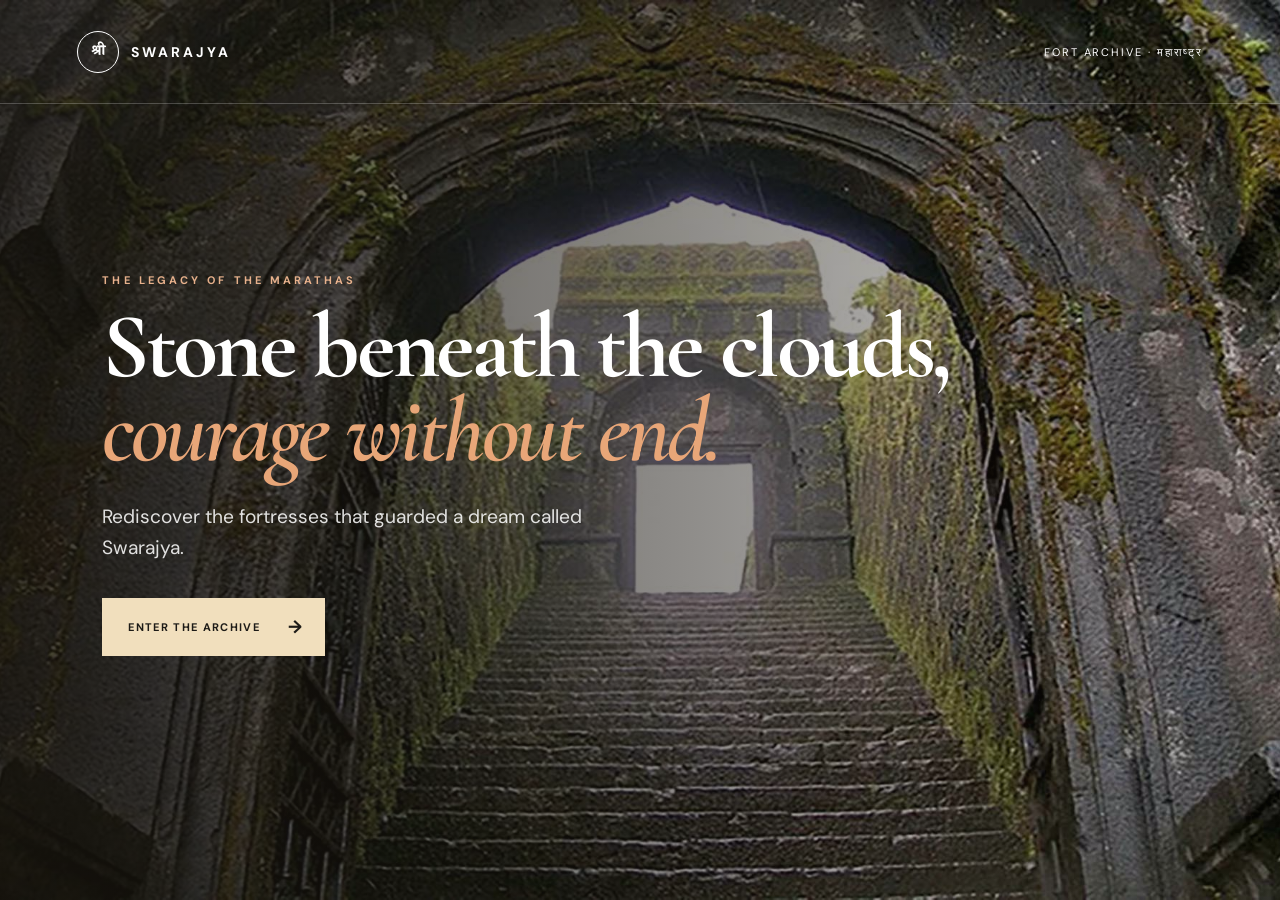
<file: landing.html>
<!DOCTYPE html>
<html lang="en">
<head>
    <meta charset="UTF-8">
    <meta name="viewport" content="width=device-width, initial-scale=1.0">
    <title>Swarajya — Legacy of the Forts</title>
    <link rel="preconnect" href="https://fonts.googleapis.com">
    <link rel="preconnect" href="https://fonts.gstatic.com" crossorigin>
    <link href="https://fonts.googleapis.com/css2?family=Cormorant+Garamond:wght@600;700&family=DM+Sans:wght@400;500;600;700&family=Tiro+Devanagari+Marathi&display=swap" rel="stylesheet">
    <link rel="stylesheet" href="style.css?v=page-transition">
</head>
<body class="landing-page-body">
    <div class="landing-overlay"></div>
    <header class="landing-header">
        <a href="landing.html" class="nav-logo">
            <span class="logo-mark">श्री</span>
            <span>SWARAJYA</span>
        </a>
        <p>Fort archive · महाराष्ट्र</p>
    </header>
    <main class="landing-content">
        <p class="landing-kicker">THE LEGACY OF THE MARATHAS</p>
        <h1 class="landing-title">Stone beneath the clouds,<br><em>courage without end.</em></h1>
        <p class="landing-subtitle">Rediscover the fortresses that guarded a dream called Swarajya.</p>
        <a href="index.html" class="landing-cta-button">Enter the archive <span aria-hidden="true">→</span></a>
    </main>
    <script src="page-transition.js?v=4s-saffron"></script>
</body>
</html>
</file>
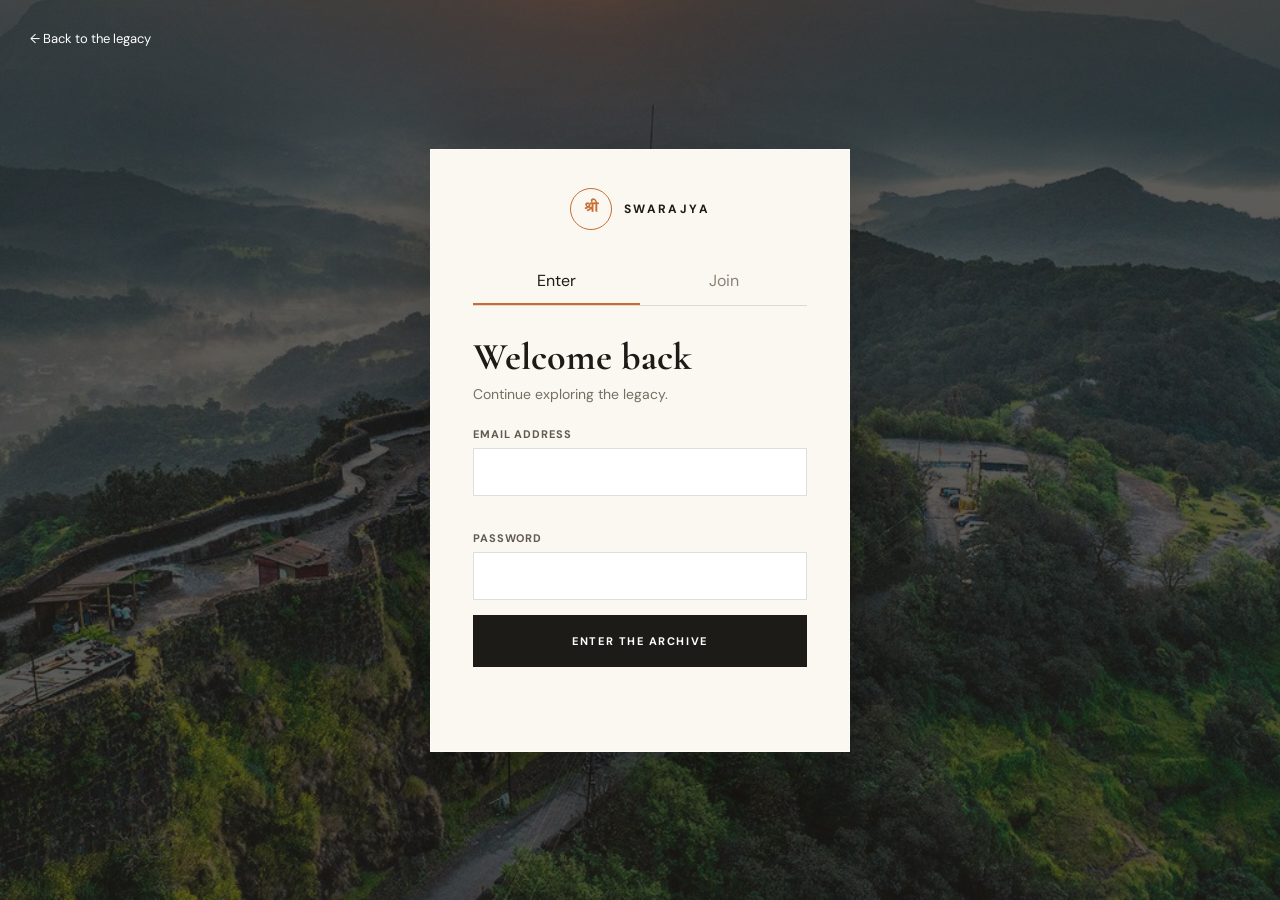
<file: login.html>
<!DOCTYPE html>
<html lang="en">
<head>
    <meta charset="UTF-8">
    <meta name="viewport" content="width=device-width, initial-scale=1.0">
    <title>Swarajya — Enter the Archive</title>
    <link rel="preconnect" href="https://fonts.googleapis.com">
    <link rel="preconnect" href="https://fonts.gstatic.com" crossorigin>
    <link href="https://fonts.googleapis.com/css2?family=Cormorant+Garamond:wght@600;700&family=DM+Sans:wght@400;500;600;700&family=Tiro+Devanagari+Marathi&display=swap" rel="stylesheet">
    <link rel="stylesheet" href="style.css?v=page-transition">
</head>
<body class="login-page-body">
    <a href="landing.html" class="login-back">← Back to the legacy</a>
    <section class="form-container">
        <div class="login-brand">
            <span class="logo-mark">श्री</span>
            <span>SWARAJYA</span>
        </div>
        <div class="form-toggle">
            <button id="login-toggle" class="toggle-btn active" type="button">Enter</button>
            <button id="signup-toggle" class="toggle-btn" type="button">Join</button>
        </div>
        <form id="login-form" class="auth-form">
            <h2>Welcome back</h2>
            <p>Continue exploring the legacy.</p>
            <div class="input-group">
                <label for="login-email">Email address</label>
                <input type="email" id="login-email" required>
                <p class="validation-message"></p>
            </div>
            <div class="input-group">
                <label for="login-password">Password</label>
                <input type="password" id="login-password" minlength="6" required>
            </div>
            <button type="submit" class="submit-btn">Enter the archive</button>
            <p id="login-error" class="error-message"></p>
        </form>
        <form id="signup-form" class="auth-form hidden">
            <h2>Join the mission</h2>
            <p>Begin your journey through Swarajya.</p>
            <div class="input-group">
                <label for="signup-email">Email address</label>
                <input type="email" id="signup-email" required>
                <p class="validation-message"></p>
            </div>
            <div class="input-group">
                <label for="signup-password">Password</label>
                <input type="password" id="signup-password" minlength="6" required>
            </div>
            <button type="submit" class="submit-btn">Create local profile</button>
            <p id="signup-error" class="error-message"></p>
        </form>
    </section>
    <script src="script.js?v=page-transition"></script>
    <script src="page-transition.js?v=4s-saffron"></script>
</body>
</html>
</file>
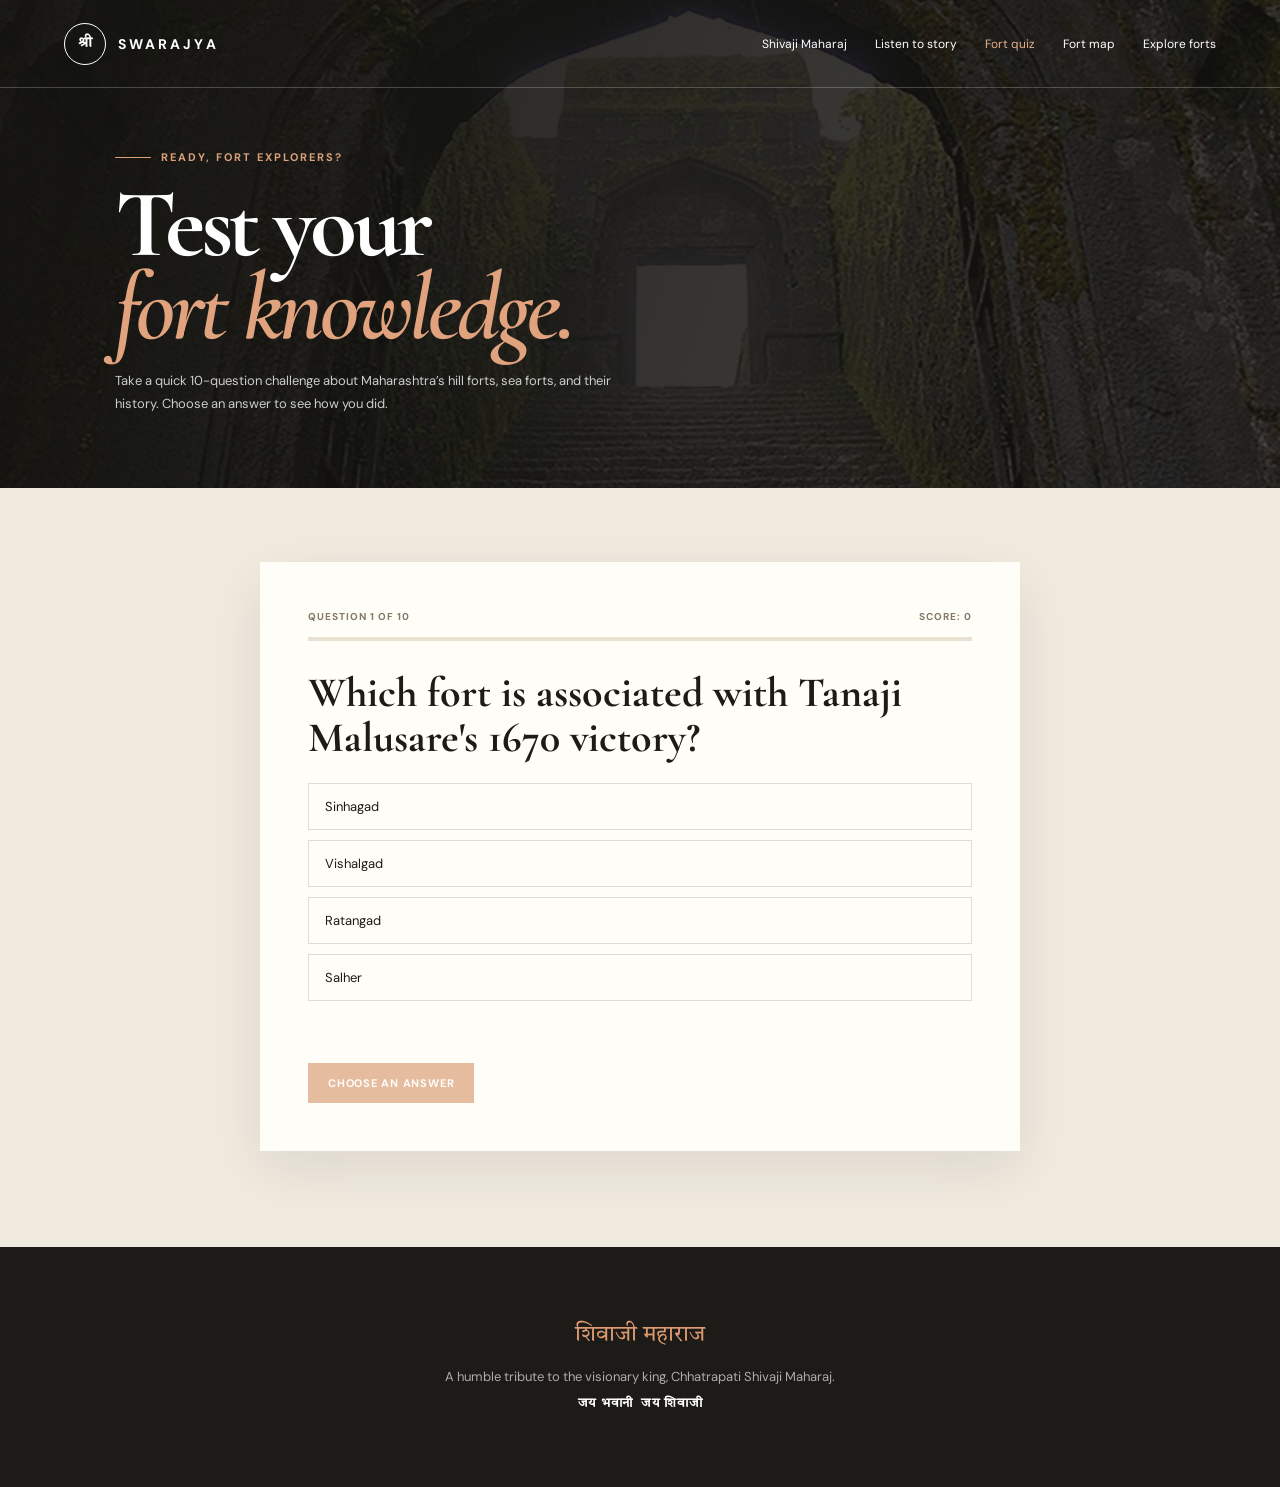
<file: quiz.html>
<!DOCTYPE html>
<html lang="en">
<head>
    <meta charset="UTF-8">
    <meta name="viewport" content="width=device-width, initial-scale=1.0">
    <meta name="description" content="Test your knowledge of Maharashtra's forts with a quick interactive quiz.">
    <title>Fort Quiz — Swarajya</title>
    <link rel="icon" type="image/svg+xml" href="images/shivaji-icon.svg">
    <link rel="preconnect" href="https://fonts.googleapis.com">
    <link rel="preconnect" href="https://fonts.gstatic.com" crossorigin>
    <link href="https://fonts.googleapis.com/css2?family=Cormorant+Garamond:wght@600;700&family=DM+Sans:wght@400;500;600;700&family=Tiro+Devanagari+Marathi&display=swap" rel="stylesheet">
    <link rel="stylesheet" href="style.css?v=page-transition">
</head>
<body class="maharaj-page quiz-page">
    <header class="site-header">
        <nav class="navbar" aria-label="Main navigation">
            <a href="index.html" class="nav-logo" aria-label="Swarajya home">
                <span class="logo-mark">श्री</span>
                <span>SWARAJYA</span>
            </a>
            <div class="nav-actions">
                <a href="maharaj.html" class="nav-link">Shivaji Maharaj</a>
                <a href="story.html" class="nav-link">Listen to story</a>
                <a href="quiz.html" class="nav-link" aria-current="page">Fort quiz</a>
                <a href="index.html#map" class="nav-link">Fort map</a>
                <a href="index.html#forts" class="nav-link">Explore forts</a>
            </div>
        </nav>
    </header>

    <main>
        <section class="quiz-hero">
            <p class="eyebrow"><span></span> Ready, fort explorers?</p>
            <h1>Test your<br><em>fort knowledge.</em></h1>
            <p>Take a quick 10-question challenge about Maharashtra’s hill forts, sea forts, and their history. Choose an answer to see how you did.</p>
        </section>
        <section class="quiz-section" aria-label="Fort history quiz">
            <div class="quiz-card" id="quiz-card" aria-live="polite">
                <div class="quiz-topline">
                    <span id="quiz-counter">Question 1 of 10</span>
                    <span id="quiz-score">Score: 0</span>
                </div>
                <div class="quiz-progress" role="progressbar" aria-label="Quiz progress" aria-valuemin="0" aria-valuemax="10" aria-valuenow="0">
                    <div class="quiz-progress-fill"></div>
                </div>
                <h2 class="quiz-question" id="quiz-question"></h2>
                <div class="quiz-options" id="quiz-options"></div>
                <p class="quiz-feedback" id="quiz-feedback" role="status"></p>
                <button class="quiz-next" id="quiz-next" type="button" disabled>Choose an answer</button>
            </div>
        </section>
    </main>

    <footer>
        <div class="footer-mark">शिवाजी महाराज</div>
        <p>A humble tribute to the visionary king, Chhatrapati Shivaji Maharaj.</p>
        <strong>जय भवानी&nbsp;&nbsp;जय शिवाजी</strong>
    </footer>
    <script src="quiz.js?v=ten-forts"></script>
    <script src="page-transition.js?v=4s-saffron"></script>
</body>
</html>
</file>
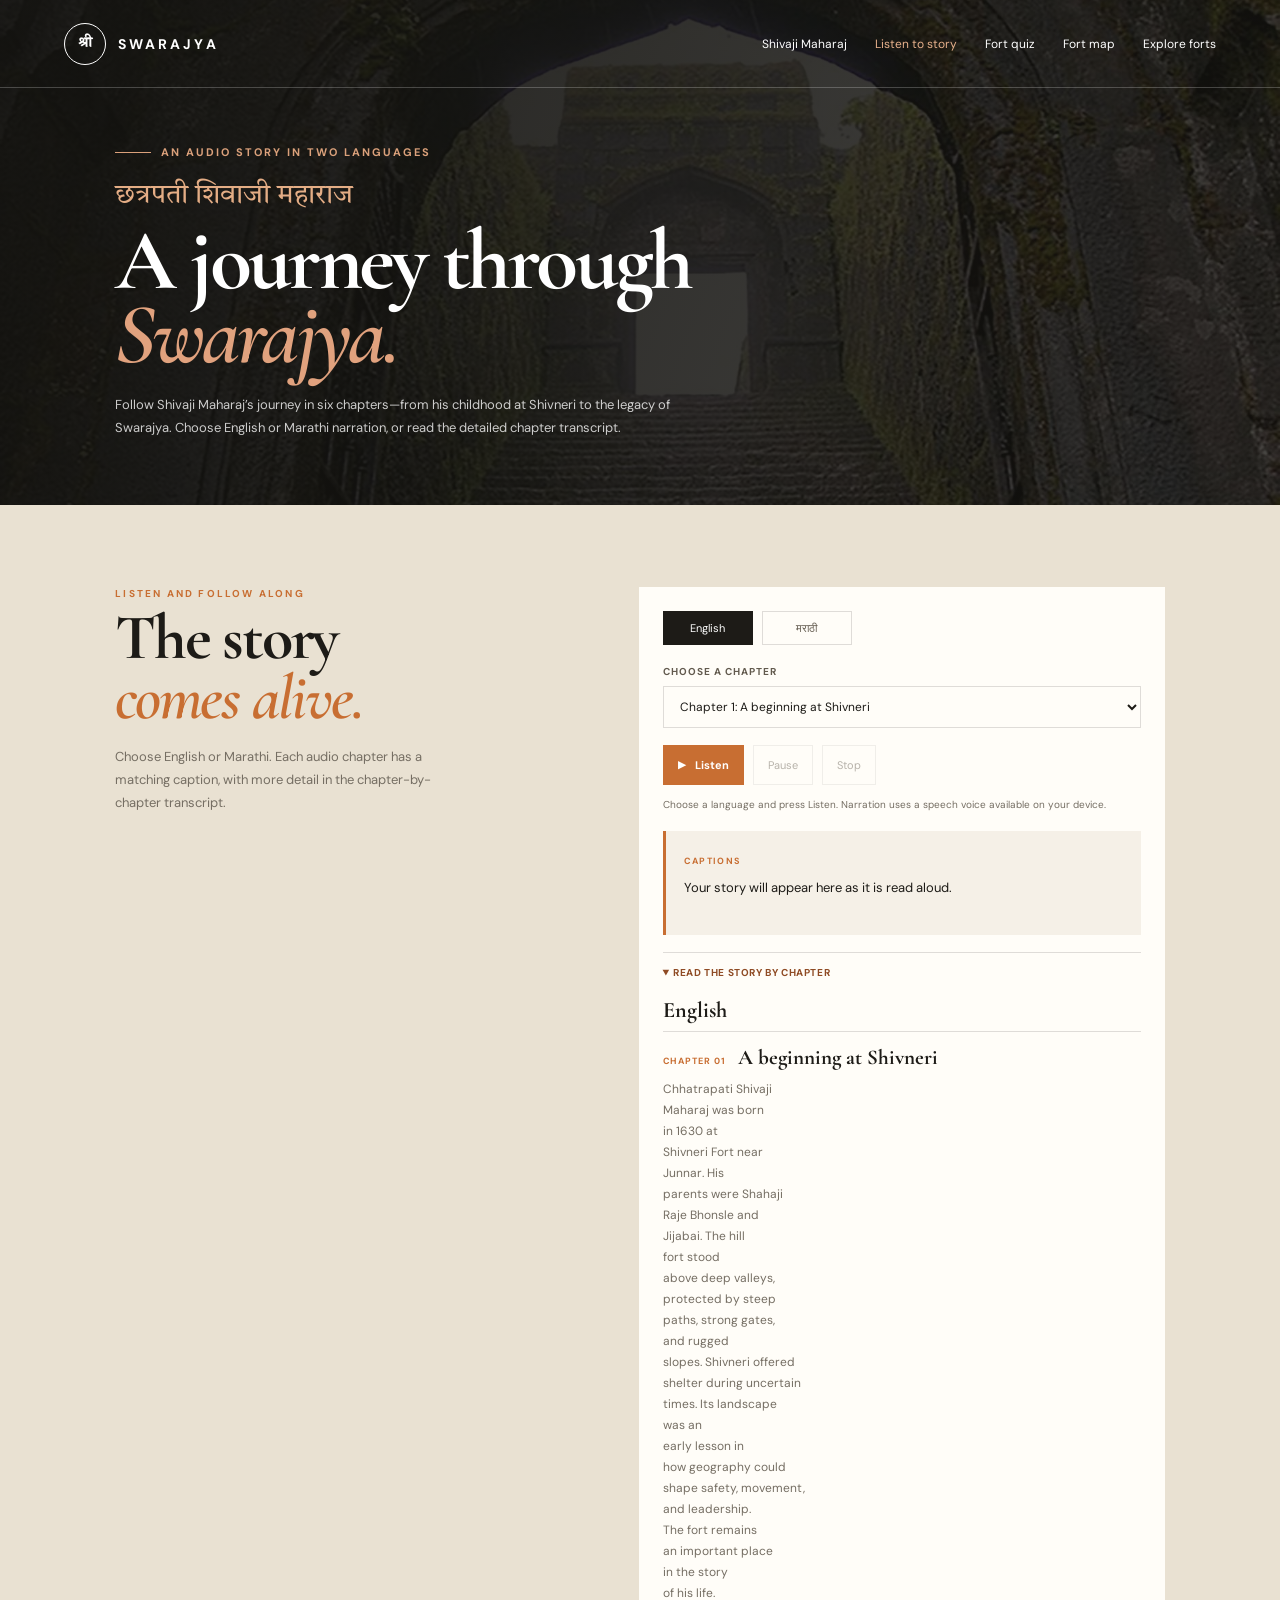
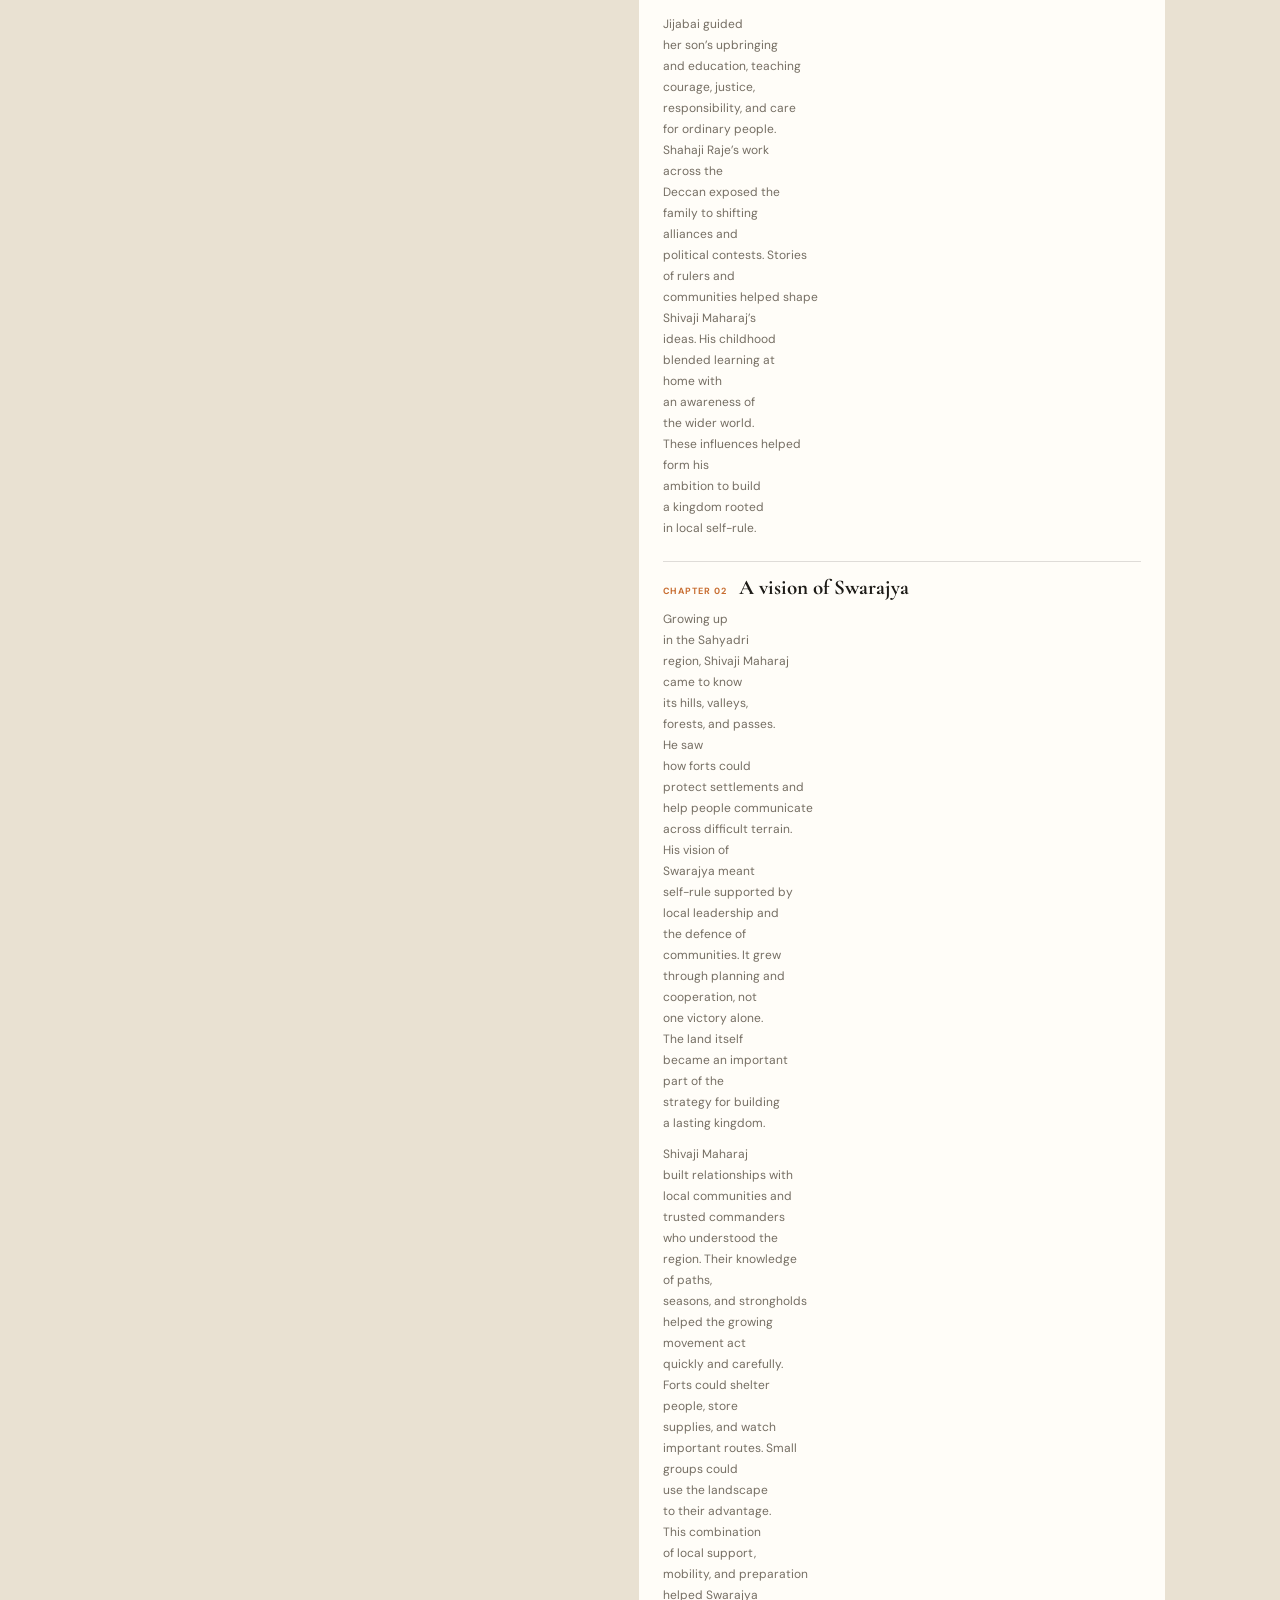
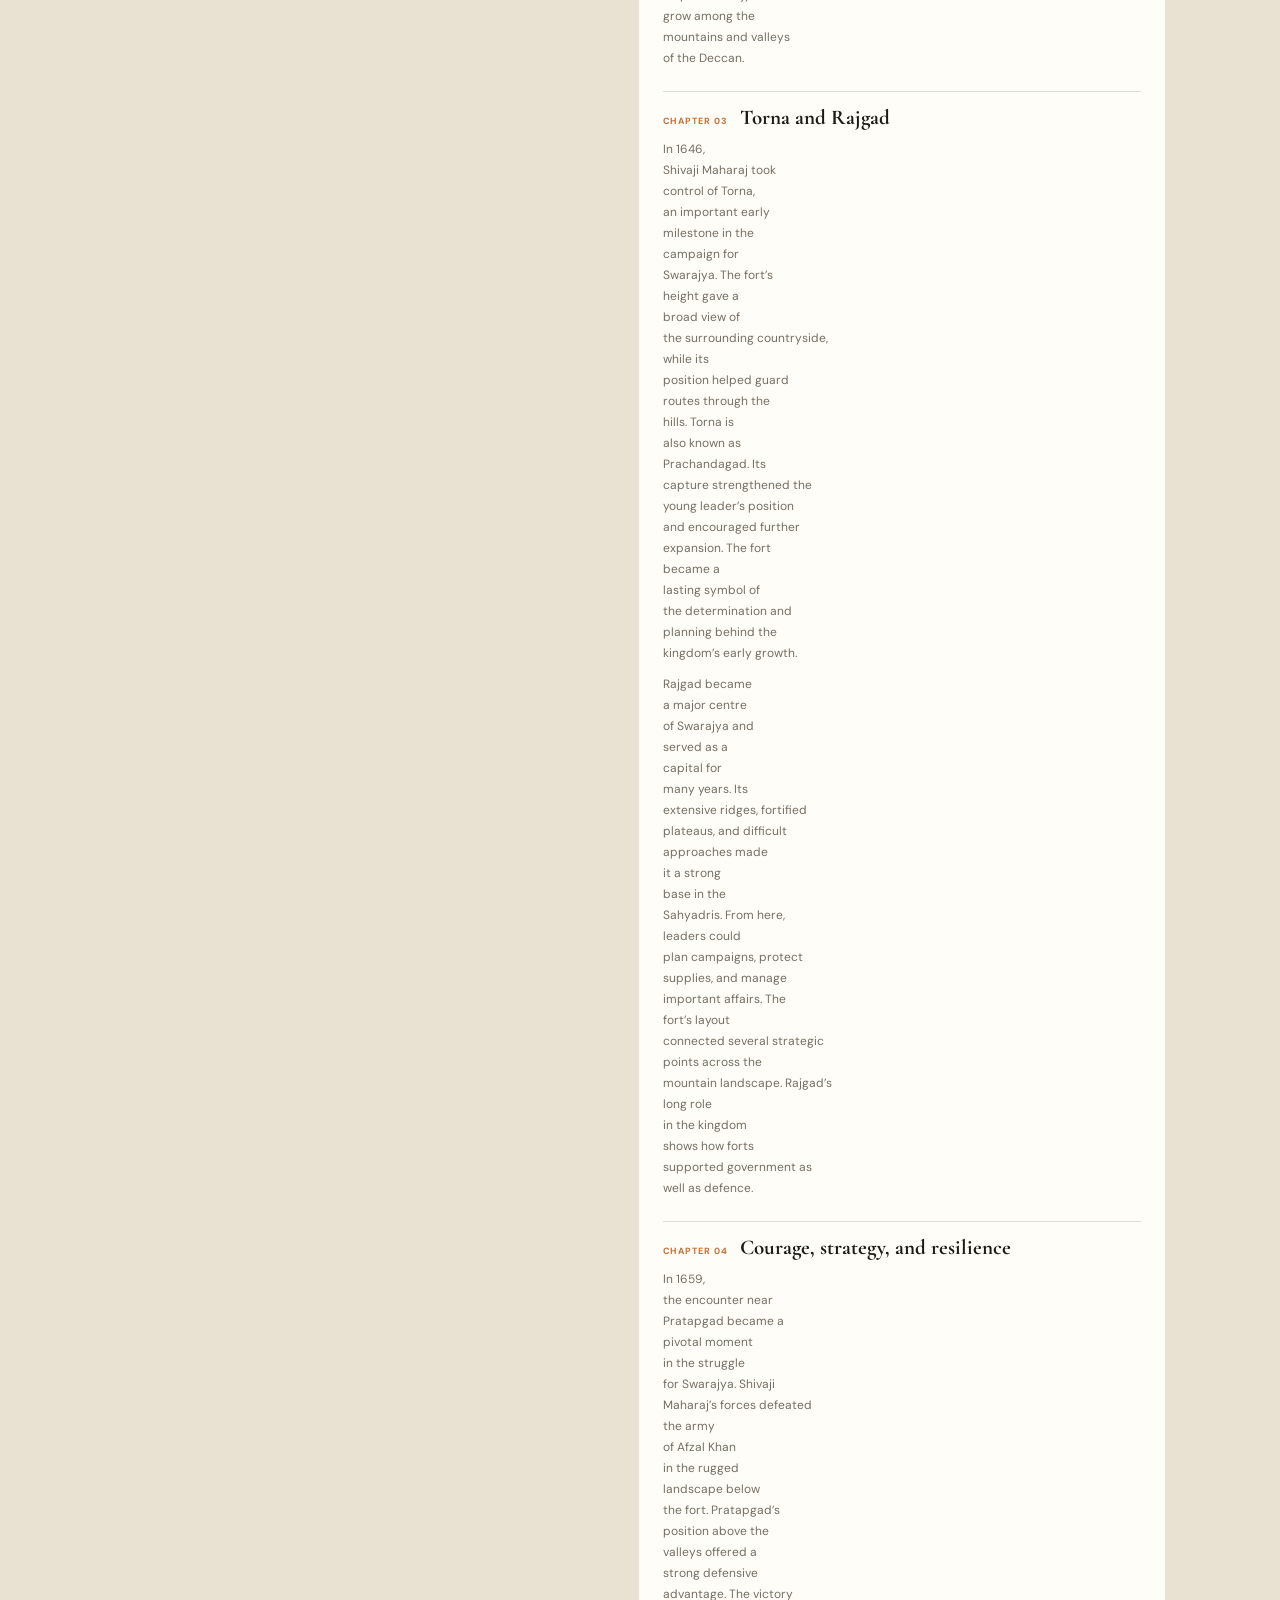
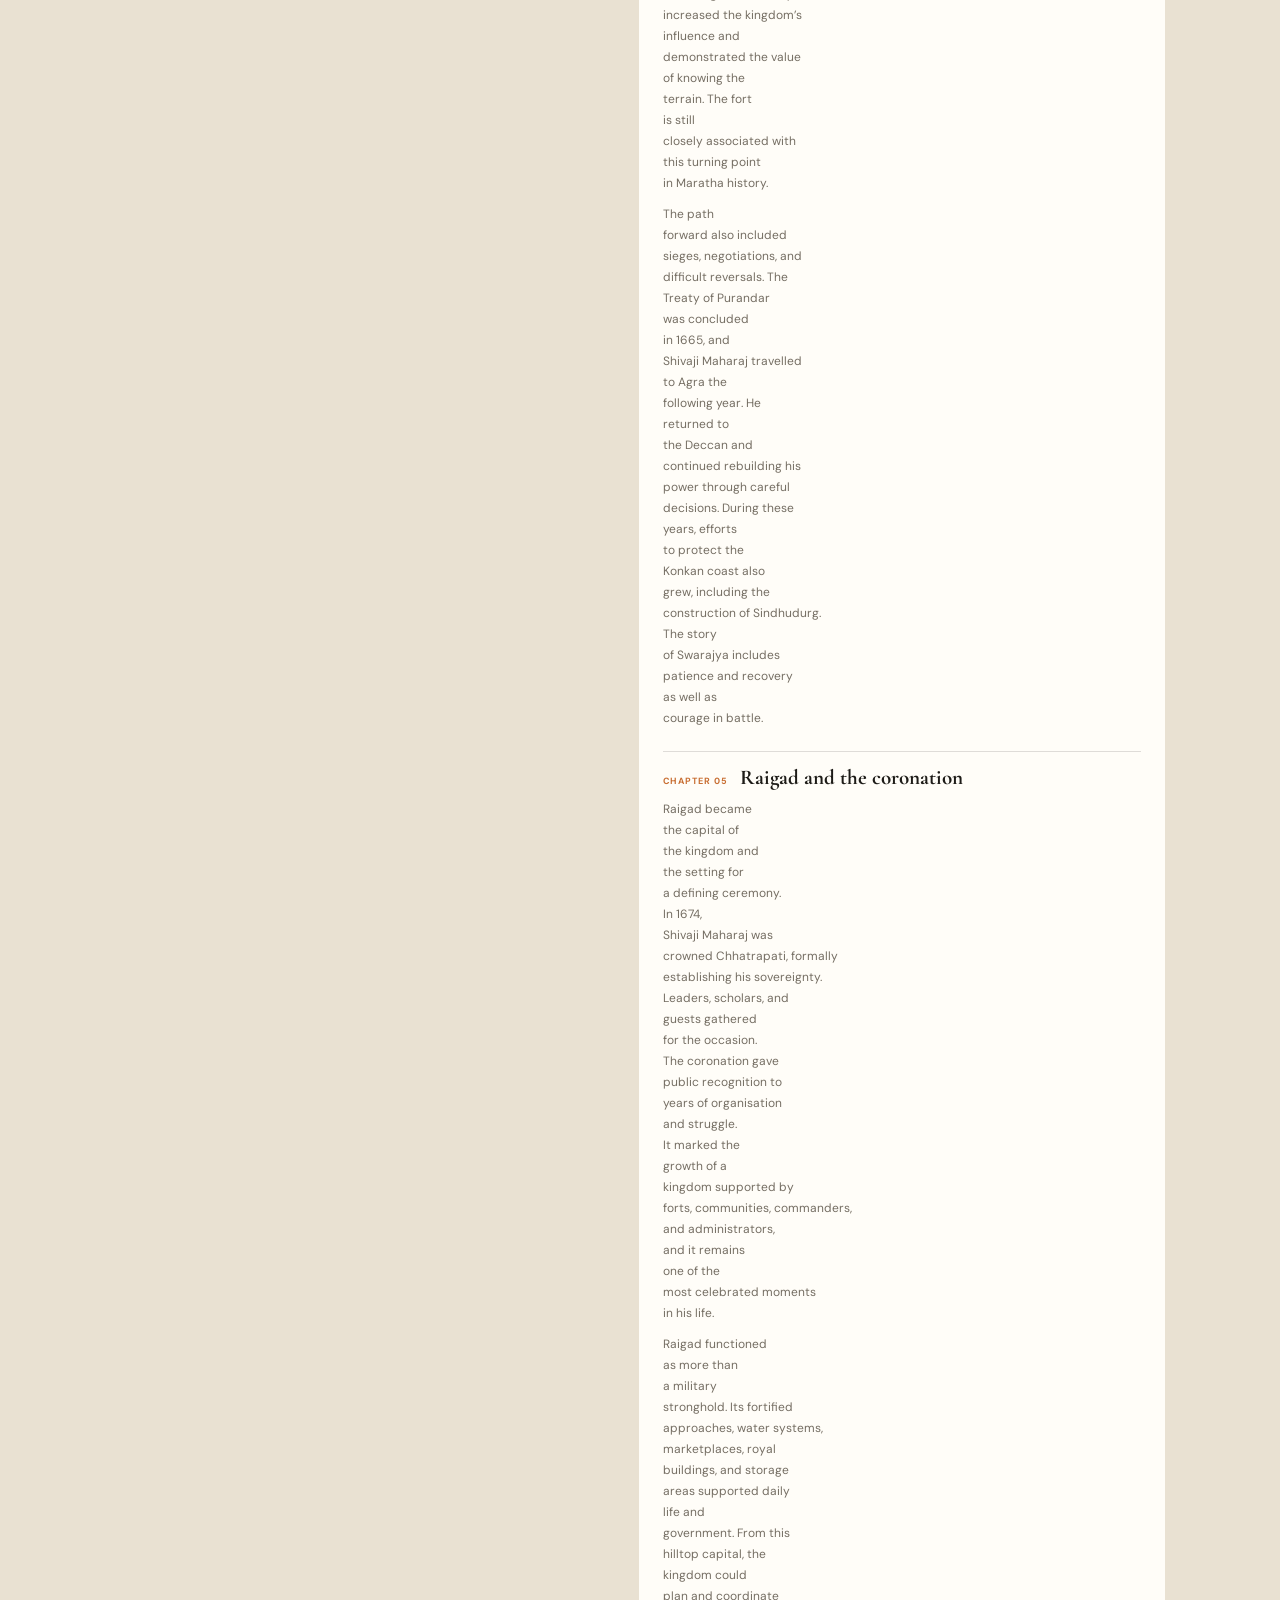
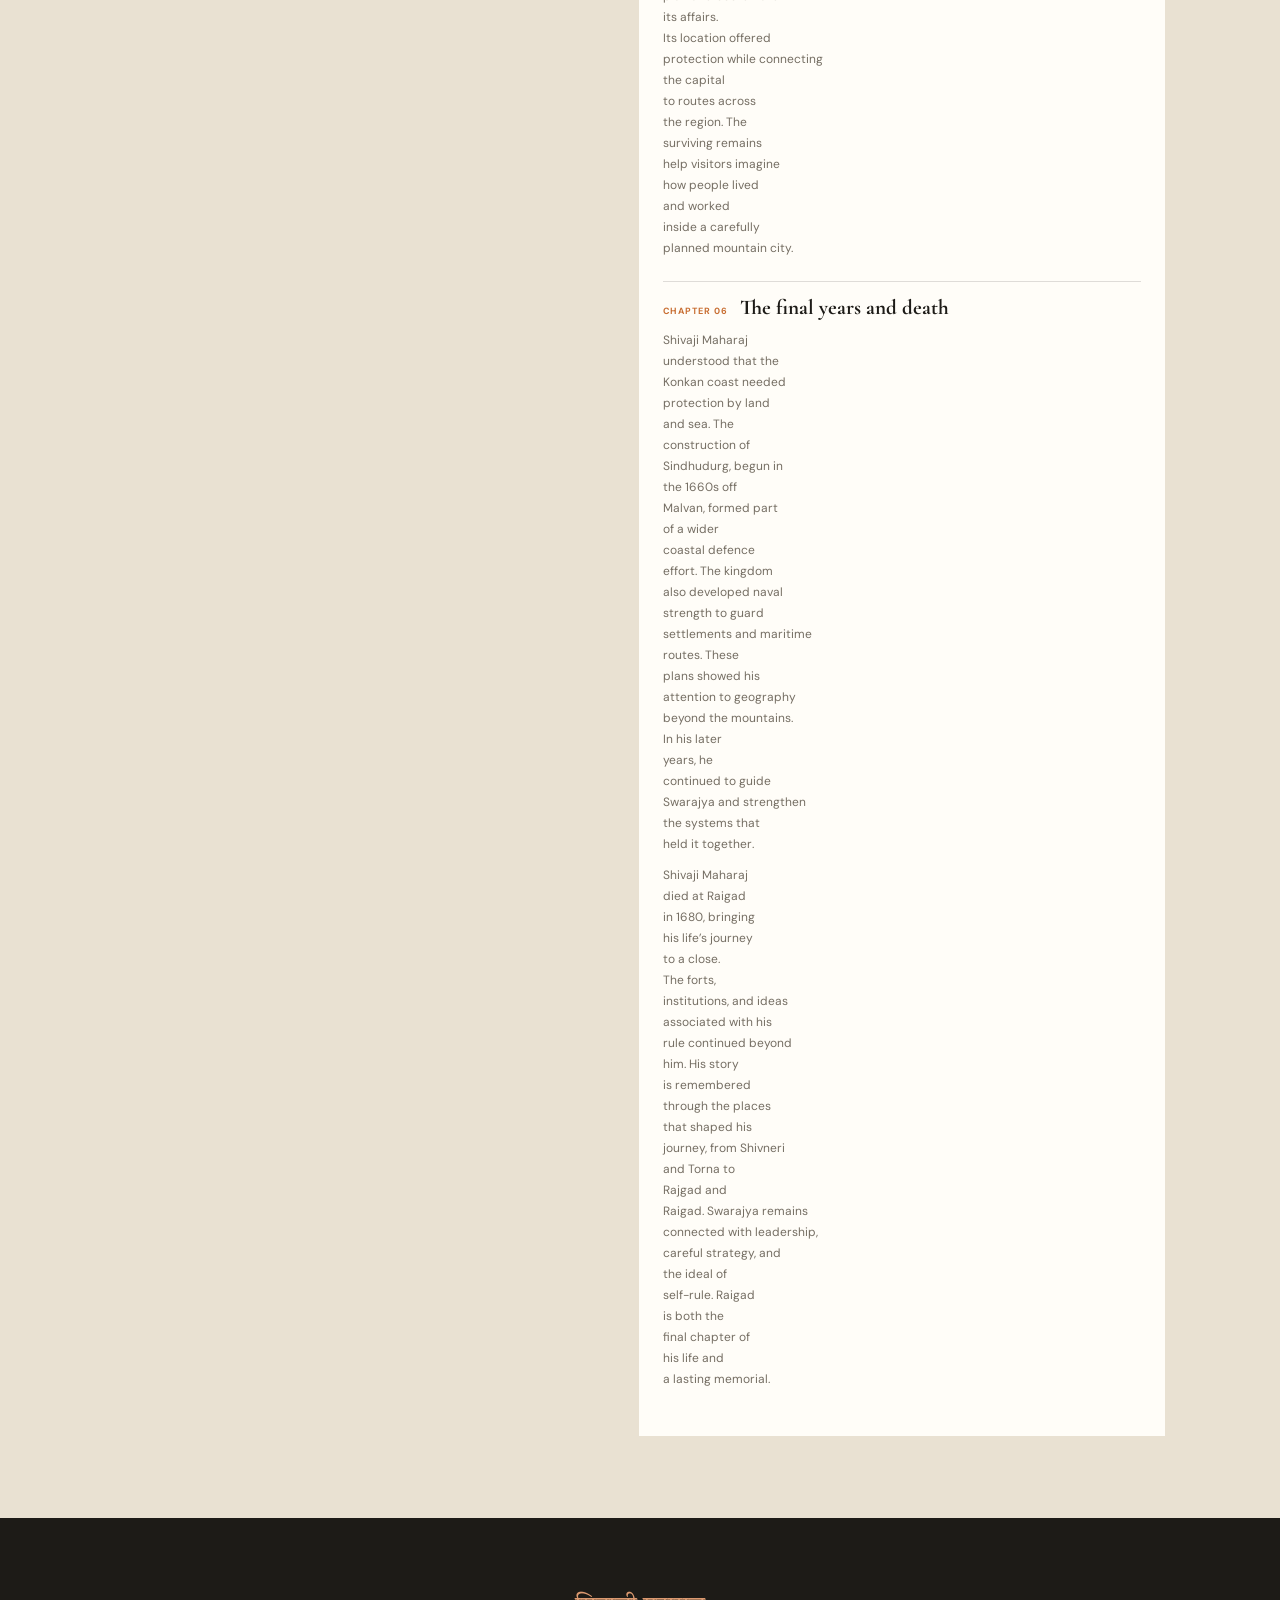
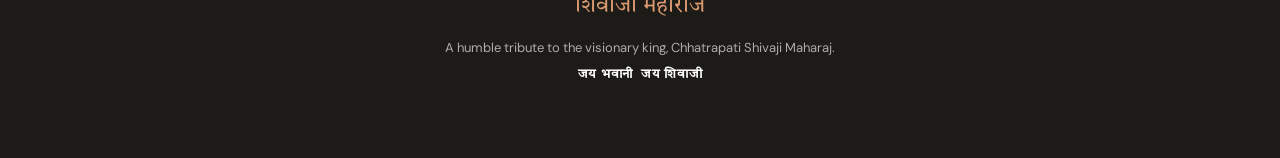
<file: story.html>
<!DOCTYPE html>
<html lang="en">
<head>
    <meta charset="UTF-8">
    <meta name="viewport" content="width=device-width, initial-scale=1.0">
    <meta name="description" content="Listen to Chhatrapati Shivaji Maharaj's story in English or Marathi, with captions and a transcript.">
    <title>Listen to the Story — Swarajya</title>
    <link rel="icon" type="image/svg+xml" href="images/shivaji-icon.svg">
    <link rel="preconnect" href="https://fonts.googleapis.com">
    <link rel="preconnect" href="https://fonts.gstatic.com" crossorigin>
    <link href="https://fonts.googleapis.com/css2?family=Cormorant+Garamond:wght@600;700&family=DM+Sans:wght@400;500;600;700&family=Tiro+Devanagari+Marathi&display=swap" rel="stylesheet">
    <link rel="stylesheet" href="style.css?v=page-transition">
</head>
<body class="maharaj-page story-page">
    <header class="site-header">
        <nav class="navbar" aria-label="Main navigation">
            <a href="index.html" class="nav-logo" aria-label="Swarajya home">
                <span class="logo-mark">श्री</span>
                <span>SWARAJYA</span>
            </a>
            <div class="nav-actions">
                <a href="maharaj.html" class="nav-link">Shivaji Maharaj</a>
                <a href="story.html" class="nav-link" aria-current="page">Listen to story</a>
                <a href="quiz.html" class="nav-link">Fort quiz</a>
                <a href="index.html#map" class="nav-link">Fort map</a>
                <a href="index.html#forts" class="nav-link">Explore forts</a>
            </div>
        </nav>
    </header>

    <main>
        <section class="story-page-hero">
            <p class="eyebrow"><span></span> An audio story in two languages</p>
            <p class="maharaj-devanagari">छत्रपती शिवाजी महाराज</p>
            <h1 id="story-audio-title">A journey through<br><em>Swarajya.</em></h1>
            <p>Follow Shivaji Maharaj’s journey in six chapters—from his childhood at Shivneri to the legacy of Swarajya. Choose English or Marathi narration, or read the detailed chapter transcript.</p>
        </section>

        <section class="story-audio-section" aria-labelledby="story-player-title">
            <div class="story-audio-heading">
                <p class="section-kicker">Listen and follow along</p>
                <h2 id="story-player-title">The story<br><em>comes alive.</em></h2>
                <p>Choose English or Marathi. Each audio chapter has a matching caption, with more detail in the chapter-by-chapter transcript.</p>
            </div>
            <div class="story-audio-player">
                <div class="audio-language-controls" role="group" aria-label="Narration language">
                    <button class="audio-language-button" type="button" data-language="en" aria-pressed="true">English</button>
                    <button class="audio-language-button" type="button" data-language="mr" aria-pressed="false">मराठी</button>
                </div>
                <label class="audio-chapter-label" for="story-chapter">Choose a chapter</label>
                <select id="story-chapter" class="audio-chapter-select"></select>
                <div class="audio-playback-controls">
                    <button id="story-play" class="audio-play-button" type="button" aria-label="Listen to narration">
                        <span class="audio-play-icon" aria-hidden="true">▶</span>
                        <span>Listen</span>
                    </button>
                    <button id="story-pause" class="audio-secondary-button" type="button" disabled>Pause</button>
                    <button id="story-stop" class="audio-secondary-button" type="button" disabled>Stop</button>
                </div>
                <audio id="story-audio" preload="metadata" aria-label="Shivaji Maharaj story narration"></audio>
                <p id="audio-status" class="audio-status" role="status">Choose a language and press Listen. Narration uses a speech voice available on your device.</p>
                <div class="audio-caption-box" aria-label="Current narration caption">
                    <span class="audio-caption-label">CAPTIONS</span>
                    <p id="audio-caption" aria-live="polite" aria-atomic="true">Your story will appear here as it is read aloud.</p>
                </div>
                <details class="audio-transcript" open>
                    <summary>Read the story by chapter</summary>
                    <div class="transcript-language" data-transcript="en">
                        <h3>English</h3>
                        <section class="story-chapter">
                            <h4><span>Chapter 01</span> A beginning at Shivneri</h4>
                            <p>Chhatrapati Shivaji Maharaj was born at Shivneri Fort in 1630, to Shahaji Raje Bhonsle and Jijabai. The fort’s high position above the surrounding valleys made it a naturally protected home, with steep approaches and strong gateways.</p>
                            <p>Jijabai helped shape her son’s education and sense of responsibility. Stories of the region’s history, the needs of its people, and the changing politics of the Deccan formed part of the world in which the young Shivaji grew up.</p>
                        </section>
                        <section class="story-chapter">
                            <h4><span>Chapter 02</span> A vision of Swarajya</h4>
                            <p>As a young leader in the Sahyadri region, Shivaji Maharaj began working toward Swarajya—self-rule rooted in local leadership and the protection of people. The rugged landscape shaped his approach: hills, passes, forests, and valleys could help a smaller force move strategically.</p>
                            <p>He built support among local communities and relied on trusted commanders and administrators. His growing influence was not based on one battle alone; it depended on planning, alliances, communication, and understanding the terrain.</p>
                        </section>
                        <section class="story-chapter">
                            <h4><span>Chapter 03</span> Torna and Rajgad</h4>
                            <p>In 1646, Shivaji Maharaj took control of Torna, an important early step in the expansion of Swarajya. Its height and position offered a commanding view of the surrounding countryside. The fort is also known as Prachandagad.</p>
                            <p>Nearby Rajgad later became a major centre of his kingdom and served as a capital for many years. Its extensive ridges and fortified sections made it a strategic base for governing, protecting supplies, and coordinating activity across the region.</p>
                        </section>
                        <section class="story-chapter">
                            <h4><span>Chapter 04</span> Courage, strategy, and resilience</h4>
                            <p>At Pratapgad in 1659, Shivaji Maharaj’s forces defeated the army of Afzal Khan in a pivotal encounter that strengthened the position of Swarajya. The fort’s location above the surrounding valleys gave it a crucial defensive advantage.</p>
                            <p>His journey also included difficult sieges, negotiations, and setbacks. After the Treaty of Purandar in 1665 and his visit to Agra the following year, Shivaji Maharaj returned to the Deccan and continued rebuilding his power through careful military and political decisions. During this period, the construction of Sindhudurg began as part of the effort to defend the Konkan coast.</p>
                        </section>
                        <section class="story-chapter">
                            <h4><span>Chapter 05</span> Raigad and the coronation</h4>
                            <p>Raigad became the capital of the kingdom and the setting for a defining moment. In 1674, Shivaji Maharaj was crowned Chhatrapati there, formally establishing his sovereignty. The coronation brought leaders and guests to the hilltop capital.</p>
                            <p>Raigad’s position, fortified routes, water systems, marketplaces, and royal buildings supported its role as a centre of government. Its remains still help visitors imagine how a mountain stronghold could also function as a capital.</p>
                        </section>
                        <section class="story-chapter">
                            <h4><span>Chapter 06</span> The final years and death</h4>
                            <p>After his coronation at Raigad in 1674, Shivaji Maharaj continued to lead and strengthen Swarajya. His work brought together hill forts, coastal defences, administration, and the people who served the kingdom.</p>
                            <p>The forts and institutions built during his lifetime helped the kingdom endure beyond him. Shivaji Maharaj died at Raigad in 1680, bringing his life’s journey to a close.</p>
                        </section>
                    </div>
                    <div class="transcript-language" data-transcript="mr" hidden lang="mr">
                        <h3>मराठी</h3>
                        <section class="story-chapter">
                            <h4><span>प्रकरण ०१</span> शिवनेरीवरील सुरुवात</h4>
                            <p>छत्रपती शिवाजी महाराजांचा जन्म १६३० मध्ये शिवनेरी किल्ल्यावर शहाजीराजे भोसले आणि जिजाबाई यांच्या पोटी झाला. उंच डोंगरावर वसलेला हा किल्ला खोल दऱ्या, चढणीचे मार्ग आणि मजबूत दरवाजे यांमुळे नैसर्गिकरीत्या सुरक्षित होता.</p>
                            <p>जिजाबाईंनी शिवाजी महाराजांच्या शिक्षणावर आणि कर्तव्यभावनेवर महत्त्वाचे संस्कार केले. प्रदेशाचा इतिहास, लोकांच्या गरजा आणि दख्खनमधील बदलते राजकारण अशा वातावरणात त्यांचे बालपण घडले.</p>
                        </section>
                        <section class="story-chapter">
                            <h4><span>प्रकरण ०२</span> स्वराज्याची संकल्पना</h4>
                            <p>सह्याद्रीच्या प्रदेशात तरुण शिवाजी महाराजांनी स्थानिक नेतृत्व आणि लोकांच्या संरक्षणावर आधारित स्वराज्य उभारण्याचे ध्येय ठेवले. डोंगर, घाटवाटा, जंगले आणि दऱ्या यांची माहिती त्यांच्या रणनीतीचा महत्त्वाचा भाग होती.</p>
                            <p>त्यांनी स्थानिक समुदायांचा पाठिंबा मिळवला आणि विश्वासू सेनानी व प्रशासकांच्या मदतीने काम केले. त्यांची वाढती ताकद केवळ एका लढाईवर अवलंबून नव्हती; त्यामागे नियोजन, सहकार्य, संदेशव्यवस्था आणि भूप्रदेशाचे ज्ञान होते.</p>
                        </section>
                        <section class="story-chapter">
                            <h4><span>प्रकरण ०३</span> तोरणा आणि राजगड</h4>
                            <p>१६४६ मध्ये शिवाजी महाराजांनी तोरणा किल्ला ताब्यात घेतला. स्वराज्याच्या विस्तारातील हे एक महत्त्वाचे सुरुवातीचे पाऊल होते. उंची आणि स्थानामुळे या किल्ल्यावरून आसपासच्या प्रदेशावर लक्ष ठेवता येत असे. तोरण्याला प्रचंडगड असेही म्हणतात.</p>
                            <p>पुढे राजगड स्वराज्याचे महत्त्वाचे केंद्र बनला आणि अनेक वर्षे राजधानी म्हणून कार्यरत राहिला. त्याचे विस्तीर्ण माच्या आणि बुरुज राज्यकारभार, रसदसाठा आणि प्रदेशातील हालचालींचे नियोजन यांसाठी उपयुक्त होते.</p>
                        </section>
                        <section class="story-chapter">
                            <h4><span>प्रकरण ०४</span> धैर्य, रणनीती आणि जिद्द</h4>
                            <p>१६५९ मध्ये प्रतापगडाजवळील निर्णायक संघर्षात शिवाजी महाराजांच्या सैन्याने अफजलखानाच्या सैन्याचा पराभव केला. या विजयामुळे स्वराज्याचे स्थान अधिक बळकट झाले. आसपासच्या दऱ्यांवर लक्ष ठेवता येईल अशा उंच ठिकाणी प्रतापगड वसलेला आहे.</p>
                            <p>त्यांच्या वाटचालीत वेढे, तह, कठीण प्रसंग आणि नव्याने उभारी घेण्याचे टप्पे आले. १६६५ मधील पुरंदरचा तह आणि पुढील वर्षीची आग्रा भेट यानंतर ते दख्खनमध्ये परतले आणि राजकीय व लष्करी निर्णयांच्या साहाय्याने त्यांनी आपली ताकद पुन्हा उभी केली. याच काळात कोकण किनाऱ्याच्या संरक्षणासाठी सिंधुदुर्गाच्या बांधकामास सुरुवात झाली.</p>
                        </section>
                        <section class="story-chapter">
                            <h4><span>प्रकरण ०५</span> रायगड आणि राज्याभिषेक</h4>
                            <p>रायगड स्वराज्याची राजधानी बनला आणि तेथे इतिहासातील महत्त्वाचा सोहळा पार पडला. १६७४ मध्ये शिवाजी महाराजांचा छत्रपती म्हणून राज्याभिषेक झाला. या सोहळ्यासाठी अनेक मान्यवर आणि पाहुणे रायगडावर आले.</p>
                            <p>किल्ल्याचे सुरक्षित मार्ग, पाण्याची व्यवस्था, बाजारपेठा आणि राजवाड्यांच्या इमारती यांमुळे तो राज्यकारभाराचे केंद्र बनू शकला. आजही रायगडाचे अवशेष डोंगरावरील किल्ला राजधानी म्हणून कसा कार्यरत होता याची कल्पना देतात.</p>
                        </section>
                        <section class="story-chapter">
                            <h4><span>प्रकरण ०६</span> अखेरची वर्षे आणि निधन</h4>
                            <p>१६७४ मध्ये रायगडावर राज्याभिषेक झाल्यानंतरही शिवाजी महाराजांनी स्वराज्याचे नेतृत्व आणि बळकटीकरण सुरू ठेवले. किल्ले, किनारपट्टीचे संरक्षण, राज्यकारभार आणि स्वराज्यासाठी काम करणारे लोक यांना त्यांनी एकत्र जोडले.</p>
                            <p>त्यांच्या काळात उभारलेल्या संस्था आणि किल्ल्यांमुळे स्वराज्याचा वारसा पुढे टिकून राहिला. १६८० मध्ये रायगडावर शिवाजी महाराजांचे निधन झाले आणि त्यांच्या जीवनप्रवासाची सांगता झाली.</p>
                        </section>
                    </div>
                </details>
            </div>
        </section>
    </main>

    <footer>
        <div class="footer-mark">शिवाजी महाराज</div>
        <p>A humble tribute to the visionary king, Chhatrapati Shivaji Maharaj.</p>
        <strong>जय भवानी&nbsp;&nbsp;जय शिवाजी</strong>
    </footer>
    <script src="story-audio.js?v=select-chapter-death"></script>
    <script src="story-transcript.js?v=25-lines"></script>
    <script src="page-transition.js?v=4s-saffron"></script>
</body>
</html>
</file>
<file: style.css>
:root {
    --ink: #1d1b17;
    --saffron: #c86e32;
    --saffron-light: #df9561;
    --cream: #f4efe5;
    --paper: #fbf8f1;
    --brown: #5b4939;
    --line: rgba(29, 27, 23, 0.14);
    --serif: "Cormorant Garamond", Georgia, serif;
    --sans: "DM Sans", Arial, sans-serif;
    --marathi: "Tiro Devanagari Marathi", serif;
}

* { box-sizing: border-box; }
html { scroll-behavior: smooth; }
body {
    margin: 0;
    color: var(--ink);
    background: var(--paper);
    font-family: var(--sans);
}
button, input { font: inherit; }
button, a { -webkit-tap-highlight-color: transparent; }
.hidden { display: none !important; }

.nav-logo {
    display: inline-flex;
    align-items: center;
    gap: 12px;
    color: inherit;
    text-decoration: none;
    font-size: 14px;
    font-weight: 700;
    letter-spacing: 0.22em;
}
.logo-mark {
    display: grid;
    width: 42px;
    height: 42px;
    place-items: center;
    border: 1px solid currentColor;
    border-radius: 50%;
    font-family: var(--marathi);
    font-size: 15px;
    letter-spacing: 0;
}

.landing-page-body {
    min-height: 100vh;
    color: white;
    background: url("images/Raigad.jpg") center 48% / cover no-repeat;
    position: relative;
    overflow: hidden;
}
.landing-overlay {
    position: absolute;
    inset: 0;
    background: linear-gradient(90deg, rgba(24, 20, 14, 0.82) 0%, rgba(24, 20, 14, 0.48) 55%, rgba(24, 20, 14, 0.15) 100%);
}
.landing-header {
    position: relative;
    z-index: 2;
    height: 104px;
    padding: 0 clamp(24px, 6vw, 88px);
    display: flex;
    align-items: center;
    justify-content: space-between;
    border-bottom: 1px solid rgba(255,255,255,0.22);
}
.landing-header > p {
    margin: 0;
    font-size: 11px;
    text-transform: uppercase;
    letter-spacing: 0.18em;
}
.landing-content {
    position: relative;
    z-index: 2;
    min-height: calc(100vh - 104px);
    display: flex;
    flex-direction: column;
    justify-content: center;
    align-items: flex-start;
    padding: 32px clamp(24px, 8vw, 120px) 12vh;
}
.landing-kicker {
    margin: 0 0 18px;
    color: #e7b18c;
    font-size: 11px;
    font-weight: 700;
    letter-spacing: 0.28em;
}
.landing-title {
    max-width: 900px;
    margin: 0;
    font-family: var(--serif);
    font-size: clamp(52px, 7.2vw, 104px);
    line-height: 0.92;
    letter-spacing: -0.04em;
}
.landing-title em { color: #e8a678; font-weight: 600; }
.landing-subtitle {
    max-width: 520px;
    margin: 28px 0 34px;
    font-size: clamp(16px, 1.5vw, 20px);
    line-height: 1.6;
    color: rgba(255,255,255,0.86);
}
.landing-cta-button {
    display: inline-flex;
    align-items: center;
    gap: 28px;
    padding: 17px 22px 17px 26px;
    color: var(--ink);
    background: #f1dfbd;
    text-decoration: none;
    text-transform: uppercase;
    font-size: 11px;
    font-weight: 700;
    letter-spacing: 0.12em;
    transition: 0.25s ease;
}
.landing-cta-button span { font-size: 18px; }
.landing-cta-button:hover { background: white; transform: translateY(-3px); }

.login-page-body {
    min-height: 100vh;
    display: grid;
    place-items: center;
    background:
        linear-gradient(rgba(30,28,24,0.72), rgba(30,28,24,0.72)),
        url("images/Pratapgad.jpg") center / cover no-repeat;
    padding: 30px;
}
.login-back {
    position: fixed;
    top: 30px;
    left: 30px;
    z-index: 2;
    color: white;
    text-decoration: none;
    font-size: 13px;
}
.form-container {
    width: min(420px, 100%);
    padding: 38px 42px 42px;
    background: var(--paper);
    border: 1px solid rgba(255,255,255,0.4);
    box-shadow: 0 30px 80px rgba(0,0,0,0.28);
}
.login-brand {
    display: flex;
    align-items: center;
    justify-content: center;
    gap: 12px;
    margin-bottom: 28px;
    font-size: 12px;
    font-weight: 700;
    letter-spacing: 0.2em;
}
.login-brand .logo-mark { color: var(--saffron); }
.form-toggle { display: grid; grid-template-columns: 1fr 1fr; border-bottom: 1px solid var(--line); }
.toggle-btn {
    border: 0;
    border-bottom: 2px solid transparent;
    background: transparent;
    color: #8b8174;
    padding: 12px;
    cursor: pointer;
}
.toggle-btn.active { color: var(--ink); border-bottom-color: var(--saffron); }
.auth-form { padding-top: 28px; }
.auth-form h2 { margin: 0 0 5px; font-family: var(--serif); font-size: 38px; }
.auth-form > p { margin: 0 0 24px; color: #756e63; font-size: 14px; }
.input-group { margin-bottom: 15px; }
.input-group label {
    display: block;
    margin-bottom: 7px;
    color: #625a4e;
    font-size: 11px;
    font-weight: 700;
    text-transform: uppercase;
    letter-spacing: 0.08em;
}
.input-group input {
    width: 100%;
    height: 48px;
    border: 1px solid var(--line);
    background: white;
    padding: 0 13px;
    outline: none;
}
.input-group input:focus { border-color: var(--saffron); }
.input-group input.invalid { border-color: #a94442; }
.validation-message { min-height: 16px; margin: 4px 0 0; color: #a94442; font-size: 12px; }
.submit-btn {
    width: 100%;
    height: 52px;
    border: 0;
    background: var(--ink);
    color: white;
    cursor: pointer;
    font-weight: 700;
    text-transform: uppercase;
    font-size: 11px;
    letter-spacing: 0.14em;
}
.submit-btn:hover { background: var(--saffron); }
.error-message { min-height: 18px; color: #a94442; font-size: 12px; }

.site-header {
    position: absolute;
    z-index: 20;
    width: 100%;
    color: white;
}
.navbar {
    height: 88px;
    display: flex;
    align-items: center;
    justify-content: space-between;
    padding: 0 clamp(20px, 5vw, 72px);
    border-bottom: 1px solid rgba(255,255,255,0.22);
}
.nav-actions { display: flex; align-items: center; gap: 28px; }
.nav-link { color: white; text-decoration: none; font-size: 12px; }
.logout-button {
    border: 1px solid rgba(255,255,255,0.5);
    background: transparent;
    color: white;
    padding: 9px 16px;
    cursor: pointer;
    font-size: 11px;
    text-transform: uppercase;
    letter-spacing: 0.1em;
}
.hero-section {
    min-height: 620px;
    height: 78vh;
    max-height: 780px;
    display: flex;
    align-items: center;
    position: relative;
    overflow: hidden;
    color: white;
    background:
        linear-gradient(90deg, rgba(20,19,16,0.88) 0%, rgba(20,19,16,0.56) 48%, rgba(20,19,16,0.12) 100%),
        url("images/Rajgad.jpg") center 44% / cover no-repeat;
}
.hero-text { width: min(680px, 65vw); margin-left: clamp(24px, 8vw, 120px); }
.eyebrow {
    display: flex;
    align-items: center;
    gap: 10px;
    margin: 0 0 22px;
    color: #dba17b;
    font-size: 11px;
    font-weight: 700;
    text-transform: uppercase;
    letter-spacing: 0.18em;
}
.eyebrow span { width: 36px; height: 1px; background: currentColor; }
.hero-text h1 {
    margin: 0;
    max-width: 650px;
    font-family: var(--serif);
    font-size: clamp(54px, 6.5vw, 92px);
    line-height: 0.88;
    letter-spacing: -0.045em;
}
.hero-text h1 em { color: #e1a27e; }
.hero-copy {
    max-width: 520px;
    margin: 28px 0;
    color: rgba(255,255,255,0.78);
    line-height: 1.7;
}
.hero-button {
    display: inline-flex;
    align-items: center;
    gap: 24px;
    color: white;
    text-decoration: none;
    padding: 14px 0;
    border-bottom: 1px solid rgba(255,255,255,0.65);
    font-size: 12px;
    text-transform: uppercase;
    letter-spacing: 0.12em;
}
.hero-seal {
    position: absolute;
    right: clamp(28px, 7vw, 110px);
    bottom: 62px;
    width: 112px;
    height: 112px;
    border: 1px solid rgba(255,255,255,0.45);
    border-radius: 50%;
    display: flex;
    flex-direction: column;
    align-items: center;
    justify-content: center;
    transform: rotate(-8deg);
    background: rgba(29,27,23,0.18);
    backdrop-filter: blur(3px);
}
.hero-seal span { font-family: var(--marathi); font-size: 12px; }
.hero-seal strong { font-family: var(--marathi); margin-top: 4px; font-size: 18px; }

.fort-map-section {
    padding: 88px clamp(20px, 6vw, 88px) 96px;
    background: #e9e1d2;
}
.map-heading {
    display: flex;
    align-items: flex-end;
    justify-content: space-between;
    gap: 30px;
    margin-bottom: 36px;
}
.map-heading h2 {
    margin: 0;
    font-family: var(--serif);
    font-size: clamp(42px, 5vw, 66px);
    line-height: 0.94;
    letter-spacing: -0.035em;
}
.map-heading h2 em { color: var(--saffron); font-weight: 600; }
.map-heading > p { max-width: 310px; margin: 0 0 4px; color: #756e63; font-size: 13px; line-height: 1.7; }
.map-layout { display: grid; grid-template-columns: minmax(0, 1fr) 260px; align-items: start; gap: 22px; }
.map-column { min-width: 0; display: flex; flex-direction: column; gap: 14px; }
.illustrated-map {
    min-width: 0;
    position: relative;
    overflow: hidden;
    border: 1px solid rgba(80,67,48,0.22);
    background: #d7d0bc;
    box-shadow: 0 14px 35px rgba(48,39,26,0.1);
}
.map-canvas { width: 100%; height: 570px; background: #d7d0bc; }
.map-status {
    position: absolute;
    z-index: 500;
    top: 62px;
    left: 12px;
    max-width: min(390px, calc(100% - 24px));
    padding: 10px 13px;
    background: #fff8e9;
    color: #824a2f;
    box-shadow: 0 2px 12px rgba(0,0,0,0.18);
    font-size: 11px;
}
.fort-map-icon { border: 0; background: transparent; }
.map-pin {
    width: 34px;
    height: 34px;
    display: grid;
    place-items: center;
    border: 2px solid white;
    border-radius: 50%;
    background: #b65f35;
    box-shadow: 0 2px 7px rgba(0,0,0,0.4);
    color: white;
    font: 700 10px var(--sans);
    transition: transform 0.18s ease, background 0.18s ease;
}
.map-pin-sea { background: #496f73; }
.leaflet-marker-icon:hover .map-pin, .leaflet-marker-icon:focus .map-pin { transform: scale(1.16); background: #382d22; }
.fort-cluster-icon { border: 0; background: transparent; }
.fort-cluster {
    display: grid;
    width: 42px;
    height: 42px;
    place-items: center;
    border: 3px solid rgba(255,255,255,0.92);
    border-radius: 50%;
    background: #584f3d;
    box-shadow: 0 2px 9px rgba(0,0,0,0.4);
    color: white;
    font: 700 13px var(--sans);
}
.marker-cluster-small, .marker-cluster-medium, .marker-cluster-large { background: rgba(88,79,61,0.25) !important; }
.marker-cluster-small div, .marker-cluster-medium div, .marker-cluster-large div { display: none; }
.map-legend { position: absolute; z-index: 450; top: 12px; left: 58px; display: flex; gap: 12px; padding: 9px 11px; background: rgba(248,242,228,0.96); box-shadow: 0 1px 5px rgba(0,0,0,0.24); color: #625a4e; font-size: 9px; }
.map-legend span { display: flex; align-items: center; gap: 5px; }
.map-legend i { width: 8px; height: 8px; display: inline-block; border-radius: 50%; }
.legend-hill { background: #b65f35; }
.legend-sea { background: #496f73; }
.map-popup { display: flex; min-width: 155px; flex-direction: column; gap: 5px; }
.map-popup strong { font-family: var(--serif); font-size: 19px; }
.map-popup > span { color: #756e63; font-size: 10px; }
.map-popup-open { align-self: flex-start; margin-top: 3px; border: 0; border-bottom: 1px solid #b65f35; padding: 3px 0; background: transparent; color: #8d4a2d; cursor: pointer; font-size: 10px; font-weight: 700; }
.map-popup-open:hover { color: var(--ink); }
.leaflet-popup-content-wrapper { border-radius: 2px; }
.leaflet-container a.leaflet-popup-close-button { color: #615747; }
.leaflet-control-attribution { font-size: 9px !important; }
.map-index { min-height: 0; max-height: 585px; border: 1px solid rgba(80,67,48,0.22); background: var(--paper); }
.map-index-heading { height: 48px; display: flex; align-items: center; justify-content: space-between; padding: 0 15px; border-bottom: 1px solid var(--line); font-size: 10px; font-weight: 700; letter-spacing: 0.08em; text-transform: uppercase; }
.map-index-heading span:last-child { color: var(--saffron); }
#fort-map-index { list-style: none; margin: 0; padding: 0; overflow-y: auto; max-height: 536px; }
#fort-map-index li + li { border-top: 1px solid rgba(29,27,23,0.08); }
.map-index-item { width: 100%; min-height: 34px; display: grid; grid-template-columns: 28px 1fr auto; align-items: center; gap: 8px; padding: 5px 12px; border: 0; background: transparent; text-align: left; cursor: pointer; }
.map-index-item:hover, .map-index-item:focus-visible { background: #f0e7d8; outline: none; }
.index-number { color: var(--saffron); font-size: 9px; font-weight: 700; letter-spacing: 0.06em; }
.index-fort-name { color: #38332c; font-family: var(--serif); font-size: 16px; }
.index-type { color: #958a77; font-size: 8px; text-transform: uppercase; letter-spacing: 0.08em; }

.forts-container { padding: 88px clamp(20px, 6vw, 88px) 110px; }
.section-heading {
    display: flex;
    align-items: flex-end;
    justify-content: space-between;
    margin-bottom: 34px;
}
.section-kicker {
    margin: 0 0 8px;
    color: var(--saffron);
    font-size: 10px;
    font-weight: 700;
    text-transform: uppercase;
    letter-spacing: 0.22em;
}
.section-heading h2 {
    margin: 0;
    font-family: var(--serif);
    font-size: clamp(42px, 5vw, 66px);
    line-height: 1;
    letter-spacing: -0.035em;
}
.fort-count { color: #756e63; font-size: 12px; }
.fort-count span { color: var(--ink); font-weight: 700; }
.fort-toolbar {
    display: flex;
    justify-content: space-between;
    align-items: center;
    margin-bottom: 28px;
    padding: 12px 0;
    border-top: 1px solid var(--line);
    border-bottom: 1px solid var(--line);
}
.search-box { display: flex; align-items: center; gap: 8px; }
.search-box span { color: var(--saffron); font-size: 22px; transform: rotate(-20deg); }
.search-box input {
    width: 240px;
    border: 0;
    background: transparent;
    outline: 0;
    color: var(--ink);
}
.filter-chips { display: flex; gap: 6px; }
.filter-chip {
    border: 1px solid var(--line);
    background: transparent;
    padding: 8px 13px;
    border-radius: 40px;
    color: #756e63;
    cursor: pointer;
    font-size: 11px;
}
.filter-chip.active { background: var(--ink); color: white; border-color: var(--ink); }
.forts-grid {
    display: grid;
    grid-template-columns: repeat(3, 1fr);
    gap: 22px;
}
.fort-card {
    position: relative;
    height: 390px;
    overflow: hidden;
    background: #333;
    cursor: pointer;
    isolation: isolate;
}
.fort-card-image {
    position: absolute;
    inset: 0;
    background-size: cover;
    background-position: center;
    transition: transform 0.7s cubic-bezier(.2,.7,.2,1);
    z-index: -2;
}
.fort-card::after {
    content: "";
    position: absolute;
    inset: 0;
    z-index: -1;
    background: linear-gradient(180deg, transparent 38%, rgba(20,18,15,0.88) 100%);
}
.fort-card:hover .fort-card-image { transform: scale(1.055); }
.fort-card-index {
    position: absolute;
    top: 18px;
    left: 18px;
    color: white;
    border: 1px solid rgba(255,255,255,0.55);
    width: 34px;
    height: 34px;
    display: grid;
    place-items: center;
    border-radius: 50%;
    font-size: 10px;
}
.card-content {
    position: absolute;
    left: 24px;
    right: 24px;
    bottom: 22px;
    color: white;
}
.card-content h3 { margin: 0 0 7px; font-family: var(--serif); font-size: 34px; line-height: 1; }
.card-content .location { margin: 0; color: rgba(255,255,255,0.68); font-size: 11px; text-transform: uppercase; letter-spacing: 0.08em; }
.card-arrow {
    position: absolute;
    right: 0;
    bottom: 2px;
    width: 38px;
    height: 38px;
    display: grid;
    place-items: center;
    border: 1px solid rgba(255,255,255,0.5);
    border-radius: 50%;
    transition: 0.25s ease;
}
.fort-card:hover .card-arrow { background: var(--saffron); border-color: var(--saffron); }

#modal-overlay {
    position: fixed;
    z-index: 1000;
    inset: 0;
    display: grid;
    place-items: center;
    padding: 20px;
    background: rgba(20,18,15,0.78);
    backdrop-filter: blur(8px);
}
#modal-content {
    position: relative;
    width: min(1120px, 100%);
    max-height: calc(100vh - 40px);
    overflow: auto;
    background: var(--paper);
}
.modal-close-btn {
    position: absolute;
    top: 16px;
    right: 16px;
    z-index: 3;
    width: 42px;
    height: 42px;
    border: 1px solid rgba(255,255,255,0.5);
    border-radius: 50%;
    background: rgba(29,27,23,0.85);
    color: white;
    cursor: pointer;
    font-size: 22px;
}
.modal-heading {
    padding: 28px 80px 24px 34px;
    background: var(--ink);
    color: white;
}
.photo-eyebrow { margin: 0 0 7px; color: #dc9a70; font-size: 9px; font-weight: 700; letter-spacing: 0.2em; }
.modal-header h1 { margin: 0 0 4px; font-family: var(--serif); font-size: clamp(38px, 5vw, 56px); line-height: 0.95; }
.modal-header .location { margin: 0; color: rgba(255,255,255,0.65); text-transform: uppercase; letter-spacing: 0.1em; font-size: 10px; }
.fort-detail-layout { display: grid; grid-template-columns: minmax(0, 1.35fr) minmax(260px, 0.75fr); }
.photo-story { min-width: 0; padding: 22px 24px 18px; background: #e8dfce; }
.photo-frame { position: relative; height: 390px; overflow: hidden; background: #b6a58b; }
.fort-photo { width: 100%; height: 100%; display: block; object-fit: cover; object-position: center; transform: scale(1.02); }
.photo-motion .fort-photo { animation: cinematic-pan 24s ease-in-out infinite alternate; }
@keyframes cinematic-pan {
    0% { transform: scale(1.04) translate3d(0, 0, 0); }
    100% { transform: scale(1.16) translate3d(-2%, -1.5%, 0); }
}
.photo-shade { position: absolute; inset: 35% 0 0; background: linear-gradient(transparent, rgba(20,18,15,0.78)); pointer-events: none; }
.photo-caption { position: absolute; right: 22px; bottom: 20px; left: 22px; color: white; }
.photo-tag { display: inline-block; padding: 6px 9px; border: 1px solid rgba(255,255,255,0.65); font-size: 9px; font-weight: 700; text-transform: uppercase; letter-spacing: 0.13em; }
.photo-caption p { margin: 10px 0 0; font-family: var(--serif); font-size: clamp(23px, 3vw, 34px); line-height: 1; }
.photo-caption p span { padding: 0 4px; color: #e1a27e; }
.photo-controls { min-height: 42px; display: flex; align-items: center; justify-content: space-between; gap: 10px; color: #756e63; font-size: 10px; }
.photo-controls > span { display: inline-flex; align-items: center; gap: 7px; }
.photo-controls > span i { width: 7px; height: 7px; border-radius: 50%; background: var(--saffron); }
.motion-toggle { border: 0; border-bottom: 1px solid #9a8d77; padding: 4px 0; background: transparent; color: #625a4e; cursor: pointer; font-size: 10px; }
.motion-toggle:hover { color: var(--saffron); border-color: var(--saffron); }
@media (prefers-reduced-motion: reduce) {
    .photo-motion .fort-photo { animation: none; }
}
.modal-body { align-self: center; padding: 42px 30px; }
.modal-body .modal-label { color: var(--saffron); font-size: 10px; font-weight: 700; text-transform: uppercase; letter-spacing: 0.2em; }
.modal-body h2 { margin: 8px 0 12px; font-family: var(--serif); font-size: 32px; line-height: 1.05; }
.modal-body > p:last-of-type { margin: 0; color: #625a4e; font-size: 13px; line-height: 1.75; }
.fort-expanded-info { padding: 0 34px 32px; }
.fort-expanded-info details { border-top: 1px solid var(--line); }
.fort-expanded-info summary { padding: 18px 0; color: #8f4b24; cursor: pointer; font-size: 11px; font-weight: 700; letter-spacing: 0.08em; text-transform: uppercase; }
.fort-expanded-info summary:focus-visible { outline: 2px solid var(--saffron); outline-offset: 3px; }
.fort-info-paragraph { max-width: 900px; margin: 0; color: #625a4e; font-size: 13px; line-height: 1.9; }
.fort-info-note { margin: 16px 0 0; color: #827865; font-size: 10px; line-height: 1.6; }
.fort-fact { display: flex; align-items: center; gap: 12px; margin-top: 30px; padding-top: 18px; border-top: 1px solid var(--line); }
.fact-icon { display: grid; width: 38px; height: 38px; place-items: center; border: 1px solid rgba(200,110,50,0.35); border-radius: 50%; color: var(--saffron); font-size: 20px; }
.fort-fact div { display: flex; flex-direction: column; gap: 4px; }
.fort-fact strong { font-size: 11px; }
.fort-fact div span { color: #756e63; font-size: 10px; }

footer {
    min-height: 240px;
    display: flex;
    flex-direction: column;
    align-items: center;
    justify-content: center;
    background: var(--ink);
    color: white;
    text-align: center;
}
.footer-mark { font-family: var(--marathi); color: #dc9a70; font-size: 22px; }
footer p { margin: 18px 20px 10px; color: rgba(255,255,255,0.64); font-size: 13px; }
footer strong { font-family: var(--marathi); font-size: 13px; letter-spacing: 0.06em; }

.maharaj-page .site-header { position: absolute; }
.maharaj-page .nav-link[aria-current="page"] { color: #e7b18c; }
.maharaj-hero {
    position: relative;
    min-height: 700px;
    height: min(86vh, 900px);
    display: flex;
    align-items: center;
    overflow: hidden;
    color: white;
    background:
        linear-gradient(90deg, rgba(20,19,16,0.88) 0%, rgba(20,19,16,0.68) 47%, rgba(20,19,16,0.12) 100%),
        url("images/Raigad.jpg") center 48% / cover no-repeat;
}
.maharaj-hero-content { width: min(780px, 85vw); margin-left: clamp(24px, 9vw, 132px); padding-top: 85px; }
.maharaj-devanagari { margin: 0 0 12px; color: #e4ad85; font-family: var(--marathi); font-size: clamp(18px, 2.4vw, 27px); }
.maharaj-hero h1 {
    margin: 0;
    font-family: var(--serif);
    font-size: clamp(64px, 8vw, 112px);
    line-height: 0.82;
    letter-spacing: -0.045em;
}
.maharaj-hero h1 em { color: #e1a27e; font-weight: 600; }
.maharaj-hero-copy { max-width: 470px; margin: 26px 0 24px; color: rgba(255,255,255,0.8); font-size: 15px; line-height: 1.75; }
.maharaj-hero-note { position: absolute; right: clamp(24px, 7vw, 100px); bottom: 42px; display: flex; align-items: center; gap: 12px; color: rgba(255,255,255,0.75); font-family: var(--serif); font-size: 17px; }
.maharaj-hero-note i { width: 52px; height: 1px; background: #e1a27e; }
.maharaj-intro {
    display: grid;
    grid-template-columns: minmax(0, 0.9fr) minmax(320px, 1fr);
    gap: clamp(40px, 8vw, 120px);
    padding: 104px clamp(24px, 9vw, 132px);
}
.maharaj-intro-heading h2, .timeline-heading h2, .legacy-heading h2, .maharaj-explore h2 {
    margin: 0;
    font-family: var(--serif);
    font-size: clamp(42px, 5vw, 64px);
    line-height: 0.96;
    letter-spacing: -0.035em;
}
.maharaj-intro-copy { max-width: 610px; align-self: center; }
.maharaj-intro-copy p { margin: 0; color: #625a4e; font-size: 14px; line-height: 1.9; }
.maharaj-intro-copy p + p { margin-top: 17px; }
.story-audio-section { display: grid; grid-template-columns: minmax(0, 0.8fr) minmax(0, 1fr); gap: clamp(36px, 8vw, 110px); padding: 82px clamp(24px, 9vw, 132px); background: #e9e1d2; }
.story-page .site-header { position: absolute; }
.story-page-hero { min-height: 390px; padding: 145px clamp(24px, 9vw, 132px) 65px; background: linear-gradient(110deg, rgba(20,19,16,0.96), rgba(20,19,16,0.78)), url("images/Raigad.jpg") center 48% / cover no-repeat; color: white; }
.story-page-hero .eyebrow { margin-bottom: 20px; }
.story-page-hero .maharaj-devanagari { margin-bottom: 10px; }
.story-page-hero h1 { margin: 0; font-family: var(--serif); font-size: clamp(56px, 7vw, 86px); line-height: 0.86; letter-spacing: -0.04em; }
.story-page-hero h1 em { color: #e1a27e; font-weight: 600; }
.story-page-hero > p:last-child { max-width: 580px; margin: 20px 0 0; color: rgba(255,255,255,0.78); font-size: 13px; line-height: 1.8; }
.story-audio-heading h2 { margin: 0; font-family: var(--serif); font-size: clamp(44px, 5vw, 64px); line-height: 0.94; letter-spacing: -0.035em; }
.story-audio-heading h2 em { color: var(--saffron); font-weight: 600; }
.story-audio-heading > p:last-child { max-width: 340px; margin: 18px 0 0; color: #756e63; font-size: 13px; line-height: 1.75; }
.story-audio-player { min-width: 0; padding: 24px; background: #fffdf8; }
.audio-language-controls, .audio-playback-controls { display: flex; align-items: center; gap: 9px; }
.audio-language-button { min-width: 90px; padding: 9px 14px; border: 1px solid var(--line); background: transparent; color: #625a4e; cursor: pointer; font: inherit; font-size: 11px; }
.audio-language-button[aria-pressed="true"] { border-color: var(--ink); background: var(--ink); color: white; }
.audio-chapter-label { display: block; margin-top: 20px; color: #625a4e; font-size: 10px; font-weight: 700; letter-spacing: 0.1em; text-transform: uppercase; }
.audio-chapter-select { width: 100%; min-height: 42px; margin-top: 8px; padding: 0 12px; border: 1px solid var(--line); background: #fffdf8; color: var(--ink); font: inherit; font-size: 12px; }
.audio-language-button:focus-visible, .audio-chapter-select:focus-visible, .audio-playback-controls button:focus-visible, .audio-transcript summary:focus-visible { outline: 2px solid var(--saffron); outline-offset: 3px; }
.audio-playback-controls { margin-top: 17px; }
.audio-playback-controls button { min-height: 40px; padding: 0 14px; cursor: pointer; font: inherit; font-size: 11px; }
.audio-play-button { display: inline-flex; align-items: center; gap: 9px; border: 1px solid var(--saffron); background: var(--saffron); color: white; font-weight: 700 !important; }
.audio-play-icon { font-size: 10px; }
.audio-secondary-button { border: 1px solid var(--line); background: transparent; color: #625a4e; }
.audio-playback-controls button:disabled { cursor: not-allowed; opacity: 0.45; }
.audio-status { min-height: 20px; margin: 12px 0 0; color: #756e63; font-size: 10px; line-height: 1.6; }
.audio-caption-box { min-height: 104px; margin-top: 14px; padding: 17px 18px; border-left: 3px solid var(--saffron); background: #f5f0e7; }
.audio-caption-label { color: var(--saffron); font-size: 9px; font-weight: 700; letter-spacing: 0.15em; }
.audio-caption-box p { margin: 8px 0 0; color: var(--ink); font-size: 13px; line-height: 1.75; }
.audio-transcript { margin-top: 17px; border-top: 1px solid var(--line); }
.audio-transcript summary { padding: 13px 0 4px; color: #8f4b24; cursor: pointer; font-size: 10px; font-weight: 700; letter-spacing: 0.06em; text-transform: uppercase; }
.transcript-language h3 { margin: 14px 0 8px; font-family: var(--serif); font-size: 22px; }
.transcript-language p { margin: 0 0 10px; color: #756e63; font-size: 11px; line-height: 1.75; }
.story-chapter { padding: 14px 0 12px; border-top: 1px solid var(--line); }
.story-chapter h4 { display: flex; flex-wrap: wrap; align-items: baseline; gap: 7px 12px; margin: 0 0 9px; color: var(--ink); font-family: var(--serif); font-size: 21px; line-height: 1.15; }
.story-chapter h4 span { color: var(--saffron); font-family: var(--sans); font-size: 9px; font-weight: 700; letter-spacing: 0.1em; text-transform: uppercase; }
.story-chapter p { font-size: 12px; }
.transcript-language[lang="mr"] .story-chapter h4 { font-family: var(--marathi); }
.transcript-language[lang="mr"] .story-chapter h4 span { font-family: var(--sans); }
.transcript-language[hidden] { display: none; }
.maharaj-portraits { padding: 18px clamp(24px, 9vw, 132px) 100px; }
.portraits-heading { display: grid; grid-template-columns: 58px minmax(0, 1fr) minmax(220px, 0.75fr); align-items: center; gap: 20px; margin-bottom: 36px; }
.maharaj-portrait-icon { width: 58px; height: 58px; }
.portraits-heading .section-kicker { margin-bottom: 10px; }
.portraits-heading h2 { margin: 0; font-family: var(--serif); font-size: clamp(36px, 4vw, 52px); line-height: 0.98; letter-spacing: -0.035em; }
.portraits-note { max-width: 360px; justify-self: end; margin: 0; color: #756e63; font-size: 12px; line-height: 1.75; }
.portraits-grid { display: grid; grid-template-columns: repeat(2, minmax(0, 1fr)); gap: 24px; }
.portrait-card { min-width: 0; margin: 0; background: #e9e1d2; }
.portrait-card > a { display: block; height: 390px; overflow: hidden; background: #d3c7b5; }
.portrait-card img { display: block; width: 100%; height: 100%; object-fit: cover; transition: transform 500ms ease; }
.portrait-card > a:hover img { transform: scale(1.035); }
.portrait-card-manuscript img { object-position: center 34%; }
.portrait-card-dhurandhar img { object-position: center 35%; }
.portrait-card figcaption { display: grid; gap: 9px; padding: 20px 22px 22px; }
.portrait-period { color: var(--saffron); font-size: 9px; font-weight: 700; letter-spacing: 0.12em; text-transform: uppercase; }
.portrait-card figcaption strong { font-family: var(--serif); font-size: 25px; line-height: 1; }
.portrait-card figcaption > span:last-child { color: #756e63; font-size: 11px; line-height: 1.7; }
.portrait-card figcaption a { color: #8f4b24; text-underline-offset: 3px; }
.maharaj-timeline-section { padding: 88px clamp(24px, 9vw, 132px) 104px; background: #e9e1d2; }
.timeline-heading { margin-bottom: 48px; }
.maharaj-timeline { display: grid; grid-template-columns: repeat(4, minmax(0, 1fr)); border-top: 1px solid rgba(29,27,23,0.24); }
.timeline-card { position: relative; padding: 28px 24px 0 0; }
.timeline-card + .timeline-card { padding-left: 22px; border-left: 1px solid rgba(29,27,23,0.16); }
.timeline-card::before { content: ""; position: absolute; top: -5px; left: 0; width: 9px; height: 9px; border: 2px solid #e9e1d2; border-radius: 50%; background: var(--saffron); box-shadow: 0 0 0 1px var(--saffron); }
.timeline-card + .timeline-card::before { left: 18px; }
.timeline-year { display: block; color: var(--saffron); font-family: var(--serif); font-size: 38px; line-height: 1; }
.timeline-place { display: block; margin-top: 9px; color: #827865; font-size: 9px; font-weight: 700; letter-spacing: 0.1em; text-transform: uppercase; }
.timeline-card h3 { margin: 17px 0 8px; font-family: var(--serif); font-size: 25px; line-height: 1; }
.timeline-card p { margin: 0; color: #756e63; font-size: 11px; line-height: 1.75; }
.life-map-section { padding: 88px clamp(24px, 9vw, 132px) 100px; background: #f0eadf; }
.life-map-heading { max-width: 700px; margin-bottom: 38px; }
.life-map-heading h2 { margin: 0; font-family: var(--serif); font-size: clamp(42px, 5vw, 64px); line-height: 0.96; letter-spacing: -0.035em; }
.life-map-heading > p:last-child { max-width: 480px; margin: 16px 0 0; color: #756e63; font-size: 13px; line-height: 1.75; }
.life-map-layout { display: grid; grid-template-columns: minmax(0, 1.5fr) minmax(290px, 0.8fr); gap: 24px; align-items: stretch; }
.life-map-frame { position: relative; min-width: 0; min-height: 470px; background: #d3c7b5; }
.life-map-canvas { width: 100%; height: 100%; min-height: 470px; }
.life-map-status { position: absolute; z-index: 500; right: 12px; bottom: 12px; left: 12px; margin: 0; padding: 10px 12px; background: rgba(29,27,23,0.9); color: white; font-size: 11px; }
.life-map-stops { display: flex; flex-direction: column; min-width: 0; background: #fffdf8; }
.life-stop-list { display: grid; }
.life-stop-button { display: grid; grid-template-columns: 35px minmax(0, 1fr) auto; align-items: center; gap: 12px; width: 100%; padding: 15px 17px; border: 0; border-bottom: 1px solid var(--line); background: transparent; color: var(--ink); cursor: pointer; text-align: left; }
.life-stop-button:hover, .life-stop-button[aria-current="true"] { background: #e9e1d2; }
.life-stop-number { display: grid; width: 32px; height: 32px; place-items: center; border: 1px solid rgba(200,110,50,0.4); border-radius: 50%; color: var(--saffron); font-family: var(--serif); font-size: 17px; }
.life-stop-button[aria-current="true"] .life-stop-number { background: var(--saffron); color: white; }
.life-stop-button strong { display: block; font-family: var(--serif); font-size: 21px; line-height: 1; }
.life-stop-button small { display: block; margin-top: 5px; color: #827865; font-size: 9px; font-weight: 700; letter-spacing: 0.1em; text-transform: uppercase; }
.life-stop-arrow { color: #827865; font-size: 16px; }
.life-stop-detail { flex: 1; padding: 24px 20px; }
.life-stop-detail .life-stop-year { color: var(--saffron); font-family: var(--serif); font-size: 34px; line-height: 1; }
.life-stop-detail h3 { margin: 10px 0; font-family: var(--serif); font-size: 28px; line-height: 1; }
.life-stop-detail p { margin: 0; color: #756e63; font-size: 12px; line-height: 1.8; }
.life-stop-story-link { display: inline-flex; gap: 9px; align-items: center; margin-top: 18px; color: #8f4b24; font-size: 10px; font-weight: 700; letter-spacing: 0.08em; text-decoration: none; text-transform: uppercase; }
.life-stop-story-link:hover { text-decoration: underline; text-underline-offset: 4px; }
.life-map-marker { display: grid; width: 34px; height: 34px; place-items: center; border: 2px solid white; border-radius: 50%; background: var(--saffron); box-shadow: 0 2px 8px rgba(29,27,23,0.35); color: white; font-size: 11px; font-weight: 700; }
.life-map-marker.is-active { outline: 3px solid rgba(200,110,50,0.35); transform: scale(1.12); }
.life-map-popup strong, .life-map-popup span { display: block; }
.life-map-popup strong { font-family: var(--serif); font-size: 18px; }
.life-map-popup span { margin-top: 3px; color: #756e63; font-size: 10px; }
.maharaj-legacy { padding: 100px clamp(24px, 9vw, 132px) 110px; }
.legacy-heading { display: flex; align-items: flex-end; justify-content: space-between; gap: 30px; margin-bottom: 42px; }
.legacy-heading h2 em { color: var(--saffron); font-weight: 600; }
.legacy-grid { display: grid; grid-template-columns: repeat(3, minmax(0, 1fr)); border-top: 1px solid var(--line); }
.legacy-card { padding: 23px 26px 0 0; }
.legacy-card + .legacy-card { padding-left: 25px; border-left: 1px solid var(--line); }
.legacy-number { color: var(--saffron); font-size: 10px; font-weight: 700; letter-spacing: 0.12em; }
.legacy-card h3 { margin: 24px 0 9px; font-family: var(--serif); font-size: 30px; }
.legacy-card p { max-width: 340px; margin: 0; color: #756e63; font-size: 12px; line-height: 1.8; }
.maharaj-explore { padding: 76px 24px 82px; background: var(--ink); color: white; text-align: center; }
.maharaj-explore .section-kicker { color: #df9561; }
.maharaj-explore h2 { margin: 0 auto 25px; font-size: clamp(42px, 5vw, 62px); }
.maharaj-explore .landing-cta-button { margin-top: 4px; }

.quiz-page .site-header { position: absolute; }
.quiz-hero { padding: 150px clamp(24px, 9vw, 132px) 72px; background: linear-gradient(110deg, rgba(20,19,16,0.96), rgba(20,19,16,0.78)), url("images/Raigad.jpg") center 48% / cover no-repeat; color: white; }
.quiz-hero .eyebrow { margin-bottom: 20px; }
.quiz-hero h1 { margin: 0; font-family: var(--serif); font-size: clamp(58px, 8vw, 96px); line-height: 0.86; letter-spacing: -0.045em; }
.quiz-hero h1 em { color: #e1a27e; font-weight: 600; }
.quiz-hero > p:last-child { max-width: 500px; margin: 20px 0 0; color: rgba(255,255,255,0.78); font-size: 13px; line-height: 1.8; }
.quiz-section { padding: 74px clamp(24px, 9vw, 132px) 96px; background: #f0eadf; }
.quiz-card { width: min(760px, 100%); margin: 0 auto; padding: clamp(22px, 5vw, 48px); background: #fffdf8; box-shadow: 0 18px 55px rgba(29,27,23,0.09); }
.quiz-topline { display: flex; justify-content: space-between; gap: 16px; color: #827865; font-size: 10px; font-weight: 700; letter-spacing: 0.1em; text-transform: uppercase; }
.quiz-progress { height: 4px; margin: 14px 0 29px; overflow: hidden; background: #e9e1d2; }
.quiz-progress-fill { width: 0; height: 100%; background: var(--saffron); transition: width 250ms ease; }
.quiz-question { margin: 0 0 22px; font-family: var(--serif); font-size: clamp(30px, 4vw, 42px); line-height: 1.08; }
.quiz-options { display: grid; gap: 10px; }
.quiz-option { width: 100%; padding: 14px 16px; border: 1px solid var(--line); background: transparent; color: var(--ink); cursor: pointer; font: inherit; font-size: 13px; text-align: left; transition: background 150ms ease, border-color 150ms ease; }
.quiz-option:hover:not(:disabled), .quiz-option:focus-visible { border-color: var(--saffron); background: #f5f0e7; outline: none; }
.quiz-option:disabled { cursor: default; }
.quiz-option.is-correct { border-color: #46745b; background: #e9f1eb; }
.quiz-option.is-wrong { border-color: #a74d3e; background: #f6e9e5; }
.quiz-feedback { min-height: 28px; margin: 17px 0 0; color: #625a4e; font-size: 12px; line-height: 1.65; }
.quiz-feedback.is-correct { color: #315d43; }
.quiz-feedback.is-wrong { color: #893c31; }
.quiz-next, .quiz-restart { margin-top: 17px; padding: 12px 19px; border: 1px solid var(--saffron); background: var(--saffron); color: white; cursor: pointer; font: inherit; font-size: 11px; font-weight: 700; letter-spacing: 0.07em; text-transform: uppercase; }
.quiz-next:disabled { cursor: not-allowed; opacity: 0.45; }
.quiz-result { padding: 15px 0 4px; text-align: center; }
.quiz-result-score { display: block; color: var(--saffron); font-family: var(--serif); font-size: clamp(66px, 12vw, 100px); line-height: 1; }
.quiz-result h2 { margin: 13px 0 10px; font-family: var(--serif); font-size: clamp(30px, 5vw, 42px); line-height: 1; }
.quiz-result p { max-width: 430px; margin: 0 auto; color: #756e63; font-size: 13px; line-height: 1.75; }
.quiz-result .landing-cta-button { margin: 22px auto 0; }
.quiz-page .nav-link[aria-current="page"] { color: #e7b18c; }
@media (max-width: 620px) {
    .quiz-hero { padding: 128px 24px 55px; }
    .quiz-hero h1 { font-size: clamp(54px, 15vw, 74px); }
    .quiz-section { padding: 48px 16px 70px; }
    .quiz-card { padding: 22px 18px; }
    .quiz-question { font-size: 31px; }
    .quiz-option { padding: 13px 12px; }
}

.page-transition {
    position: fixed;
    z-index: 10000;
    inset: 0;
    display: grid;
    place-items: center;
    background: radial-gradient(circle, rgba(91, 48, 20, 0.96), rgba(22, 18, 14, 0.98) 70%);
    opacity: 0;
    visibility: hidden;
    transition: opacity 350ms ease, visibility 350ms ease;
}
.page-transition.is-visible { opacity: 1; visibility: visible; }
.page-transition-content {
    display: grid;
    justify-items: center;
    gap: 20px;
    padding: 24px;
    text-align: center;
    transform: translateY(12px) scale(0.96);
    transition: transform 450ms cubic-bezier(.2,.8,.2,1);
}
.page-transition.is-visible .page-transition-content { transform: translateY(0) scale(1); }
.page-transition-flag { width: 112px; height: 140px; overflow: visible; }
.page-transition-pole {
    fill: none;
    stroke: #d7c6a9;
    stroke-linecap: round;
    stroke-width: 4;
}
.page-transition-cloth {
    fill: #f47b20;
    filter: drop-shadow(0 5px 12px rgba(244, 123, 32, 0.32));
    transform-box: fill-box;
    transform-origin: left center;
    animation: maratha-flag-wave 1.15s ease-in-out infinite alternate;
}
.page-transition-content p {
    margin: 0;
    color: #ff922e;
    font-family: var(--marathi);
    font-size: clamp(29px, 7vw, 48px);
    line-height: 1.35;
    text-shadow: 0 0 24px rgba(244, 123, 32, 0.36);
}
@keyframes maratha-flag-wave {
    from { transform: skewY(-2deg) scaleX(0.97); }
    to { transform: skewY(3deg) scaleX(1.03); }
}
@media (prefers-reduced-motion: reduce) {
    .page-transition, .page-transition-content { transition: none; }
    .page-transition-cloth { animation: none; }
}

@media (max-width: 900px) {
    .forts-grid { grid-template-columns: repeat(2, 1fr); }
    .hero-text { width: min(620px, 78vw); }
    .hero-seal { display: none; }
    .map-layout { grid-template-columns: minmax(0, 1fr) 220px; gap: 14px; }
    .map-index-item { padding-right: 8px; padding-left: 8px; }
    .maharaj-intro { grid-template-columns: 1fr; gap: 26px; }
    .story-audio-section { grid-template-columns: 1fr; gap: 27px; }
    .portraits-heading { grid-template-columns: 50px minmax(0, 1fr); gap: 15px; }
    .maharaj-portrait-icon { width: 50px; height: 50px; }
    .portraits-note { grid-column: 2; justify-self: start; }
    .maharaj-timeline { grid-template-columns: repeat(2, minmax(0, 1fr)); row-gap: 34px; }
    .timeline-card:nth-child(3) { padding-left: 0; border-left: 0; }
    .timeline-card:nth-child(3)::before { left: 0; }
    .life-map-layout { grid-template-columns: minmax(0, 1fr) minmax(250px, 0.85fr); gap: 14px; }
    .life-map-frame, .life-map-canvas { min-height: 420px; }
}
@media (max-width: 620px) {
    .landing-header { height: 82px; }
    .landing-header > p { display: none; }
    .landing-content { min-height: calc(100vh - 82px); padding-bottom: 16vh; }
    .landing-title { font-size: clamp(44px, 14vw, 70px); }
    .navbar { height: 76px; }
    .nav-link[href="#forts"] { display: none; }
    .hero-section { min-height: 540px; height: 76vh; }
    .hero-text { width: auto; margin: 0 24px; }
    .hero-text h1 { font-size: 52px; }
    .fort-map-section { padding: 62px 16px 70px; }
    .map-heading { display: block; margin-bottom: 24px; }
    .map-heading > p { margin-top: 16px; }
    .map-layout { grid-template-columns: 1fr; }
    .map-index { max-height: 280px; }
    #fort-map-index { max-height: 231px; display: grid; grid-template-columns: 1fr 1fr; }
    #fort-map-index li:nth-child(2) { border-top: 0; }
    #fort-map-index li:nth-child(even) { border-left: 1px solid rgba(29,27,23,0.08); }
    .map-canvas { height: 480px; }
    .map-legend { top: 8px; left: 48px; gap: 8px; padding: 7px 8px; font-size: 8px; }
    .forts-container { padding: 64px 16px 80px; }
    .section-heading { align-items: flex-start; }
    .fort-count { display: none; }
    .fort-toolbar { align-items: stretch; flex-direction: column; gap: 12px; }
    .search-box input { width: 100%; }
    .filter-chips { overflow-x: auto; }
    .forts-grid { grid-template-columns: 1fr; }
    .fort-card { height: 350px; }
    .modal-heading { padding: 24px 68px 19px 22px; }
    .fort-detail-layout { grid-template-columns: 1fr; }
    .photo-story { padding: 16px 16px 8px; }
    .photo-frame { height: 300px; }
    .modal-body { padding: 24px 22px 30px; }
    .fort-expanded-info { padding: 0 18px 24px; }
    .fort-fact { margin-top: 20px; }
    .form-container { padding: 32px 24px 36px; }
    .login-back { top: 18px; left: 18px; }
    .maharaj-hero { min-height: 650px; height: 84vh; }
    .maharaj-hero-content { width: auto; margin: 0 24px; padding-top: 82px; }
    .maharaj-hero h1 { font-size: clamp(58px, 15vw, 82px); }
    .maharaj-hero-note { bottom: 26px; }
    .maharaj-intro { padding: 68px 24px; }
    .story-page-hero { min-height: 360px; padding: 126px 24px 48px; }
    .story-page-hero h1 { font-size: clamp(52px, 14vw, 72px); }
    .story-audio-section { padding: 66px 24px; }
    .story-audio-player { padding: 18px; }
    .audio-language-controls { width: 100%; }
    .audio-language-button { flex: 1; }
    .maharaj-portraits { padding: 4px 24px 68px; }
    .portraits-heading { grid-template-columns: 42px minmax(0, 1fr); gap: 12px; margin-bottom: 23px; }
    .maharaj-portrait-icon { width: 42px; height: 42px; }
    .portraits-heading h2 { font-size: 38px; }
    .portraits-note { grid-column: 1 / -1; margin-top: 4px; }
    .portraits-grid { grid-template-columns: 1fr; gap: 18px; }
    .portrait-card > a { height: 340px; }
    .portrait-card figcaption { padding: 17px 18px 19px; }
    .maharaj-intro-heading h2, .timeline-heading h2, .legacy-heading h2 { font-size: 44px; }
    .maharaj-timeline-section { padding: 68px 24px; }
    .life-map-section { padding: 68px 16px; }
    .life-map-heading { margin: 0 8px 24px; }
    .life-map-layout { grid-template-columns: 1fr; gap: 14px; }
    .life-map-frame, .life-map-canvas { min-height: 380px; }
    .life-map-stops { display: block; }
    .life-stop-button { grid-template-columns: 31px minmax(0, 1fr) auto; gap: 9px; padding: 13px 12px; }
    .life-stop-number { width: 29px; height: 29px; }
    .life-stop-button strong { font-size: 19px; }
    .life-stop-detail { padding: 20px 17px; }
    .maharaj-timeline { grid-template-columns: 1fr; row-gap: 27px; }
    .timeline-card, .timeline-card + .timeline-card { padding: 0 0 0 23px; border-left: 1px solid rgba(29,27,23,0.18); }
    .timeline-card::before, .timeline-card + .timeline-card::before, .timeline-card:nth-child(3)::before { top: 3px; left: -5px; }
    .timeline-card h3 { margin-top: 12px; }
    .maharaj-legacy { padding: 68px 24px 76px; }
    .legacy-heading { display: block; margin-bottom: 30px; }
    .legacy-grid { grid-template-columns: 1fr; }
    .legacy-card, .legacy-card + .legacy-card { padding: 18px 0 22px; border-left: 0; }
    .legacy-card + .legacy-card { border-top: 1px solid var(--line); }
    .legacy-card h3 { margin-top: 13px; }
}
</file>
